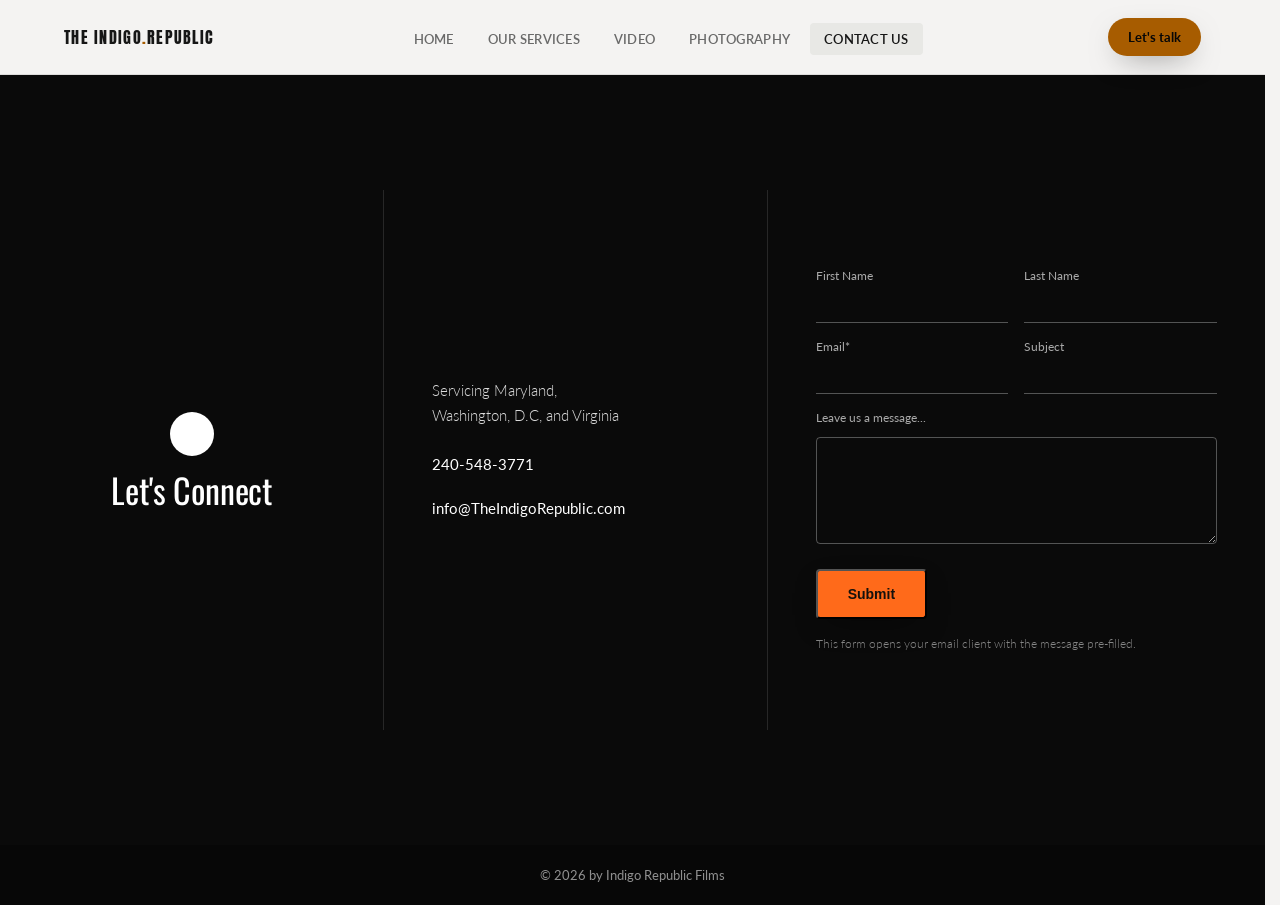
<file: contact.html>
<!DOCTYPE html>
<html lang="en">
<head>
<meta charset="UTF-8">
<meta name="viewport" content="width=device-width, initial-scale=1, viewport-fit=cover">
<title>Contact Us — The Indigo Republic</title>
<meta name="description" content="Get in touch with The Indigo Republic — video production, photography, and post-production, serving Maryland, Washington D.C., and Virginia.">
<link rel="icon" href="data:image/svg+xml,%3Csvg xmlns='http://www.w3.org/2000/svg' viewBox='0 0 100 100'%3E%3Crect width='100' height='100' fill='%230a0a0f'/%3E%3Ctext x='50' y='68' font-size='60' text-anchor='middle' fill='%23ff6a1a' font-family='Arial'%3EI%3C/text%3E%3C/svg%3E">
<link rel="preconnect" href="https://fonts.googleapis.com">
<link rel="preconnect" href="https://fonts.gstatic.com" crossorigin>
<link href="https://fonts.googleapis.com/css2?family=Anton&family=League+Gothic:wght@400;700&family=Oswald:wght@400;500;600;700&family=Lato:ital,wght@0,300;0,400;0,700;1,300&display=swap" rel="stylesheet">
<link rel="stylesheet" href="assets/css/style.css?v=4">
<style>
  .page-footer{padding:22px 0; text-align:center; font-size:13px; color:oklch(1 0 0/55%);}
</style>
</head>
<body>

<header class="site-header">
  <div class="bar">
    <a href="index.html" class="wordmark">The Indigo<span class="dot">.</span>Republic</a>
    <nav>
      <ul class="nav-links">
        <li><a href="index.html">Home</a></li>
        <li><a href="services.html">Our Services</a></li>
        <li><a href="video.html">Video</a></li>
        <li><a href="photography.html">Photography</a></li>
        <li><a href="contact.html" aria-current="page">Contact Us</a></li>
      </ul>
    </nav>
    <a href="contact.html" class="header-cta">Let's talk</a>
    <button class="nav-toggle" aria-label="Toggle menu" aria-expanded="false"><span></span><span></span><span></span></button>
  </div>
</header>

<main>
  <section class="connect">
    <div class="connect-wrap">

      <div class="connect-col connect-title">
        <span class="dot"></span>
        <h1>Let's Connect</h1>
      </div>

      <div class="connect-col connect-info">
        <p>Servicing Maryland,<br>Washington, D.C, and Virginia</p>
        <a href="tel:+12405483771">240-548-3771</a>
        <a href="mailto:info@TheIndigoRepublic.com">info@TheIndigoRepublic.com</a>
      </div>

      <div class="connect-col">
        <form action="mailto:info@TheIndigoRepublic.com" method="post" enctype="text/plain">
          <div class="row-2">
            <div class="field">
              <label for="fname">First Name</label>
              <input id="fname" name="First Name" type="text">
            </div>
            <div class="field">
              <label for="lname">Last Name</label>
              <input id="lname" name="Last Name" type="text">
            </div>
          </div>
          <div class="row-2">
            <div class="field">
              <label for="email">Email*</label>
              <input id="email" name="Email" type="email" required>
            </div>
            <div class="field">
              <label for="subject">Subject</label>
              <input id="subject" name="Subject" type="text">
            </div>
          </div>
          <div class="field">
            <label for="message">Leave us a message...</label>
            <textarea id="message" name="Message" rows="5"></textarea>
          </div>
          <button type="submit" class="btn-wix-orange">Submit</button>
          <p class="note">This form opens your email client with the message pre-filled.</p>
        </form>
      </div>

    </div>
  </section>

  <footer class="page-footer">&copy; <span id="year"></span> by Indigo Republic Films</footer>

</main>

<div id="preview-card"><div class="art"></div><div class="label"></div></div>
<script src="assets/js/main.js"></script>
</body>
</html>
</file>
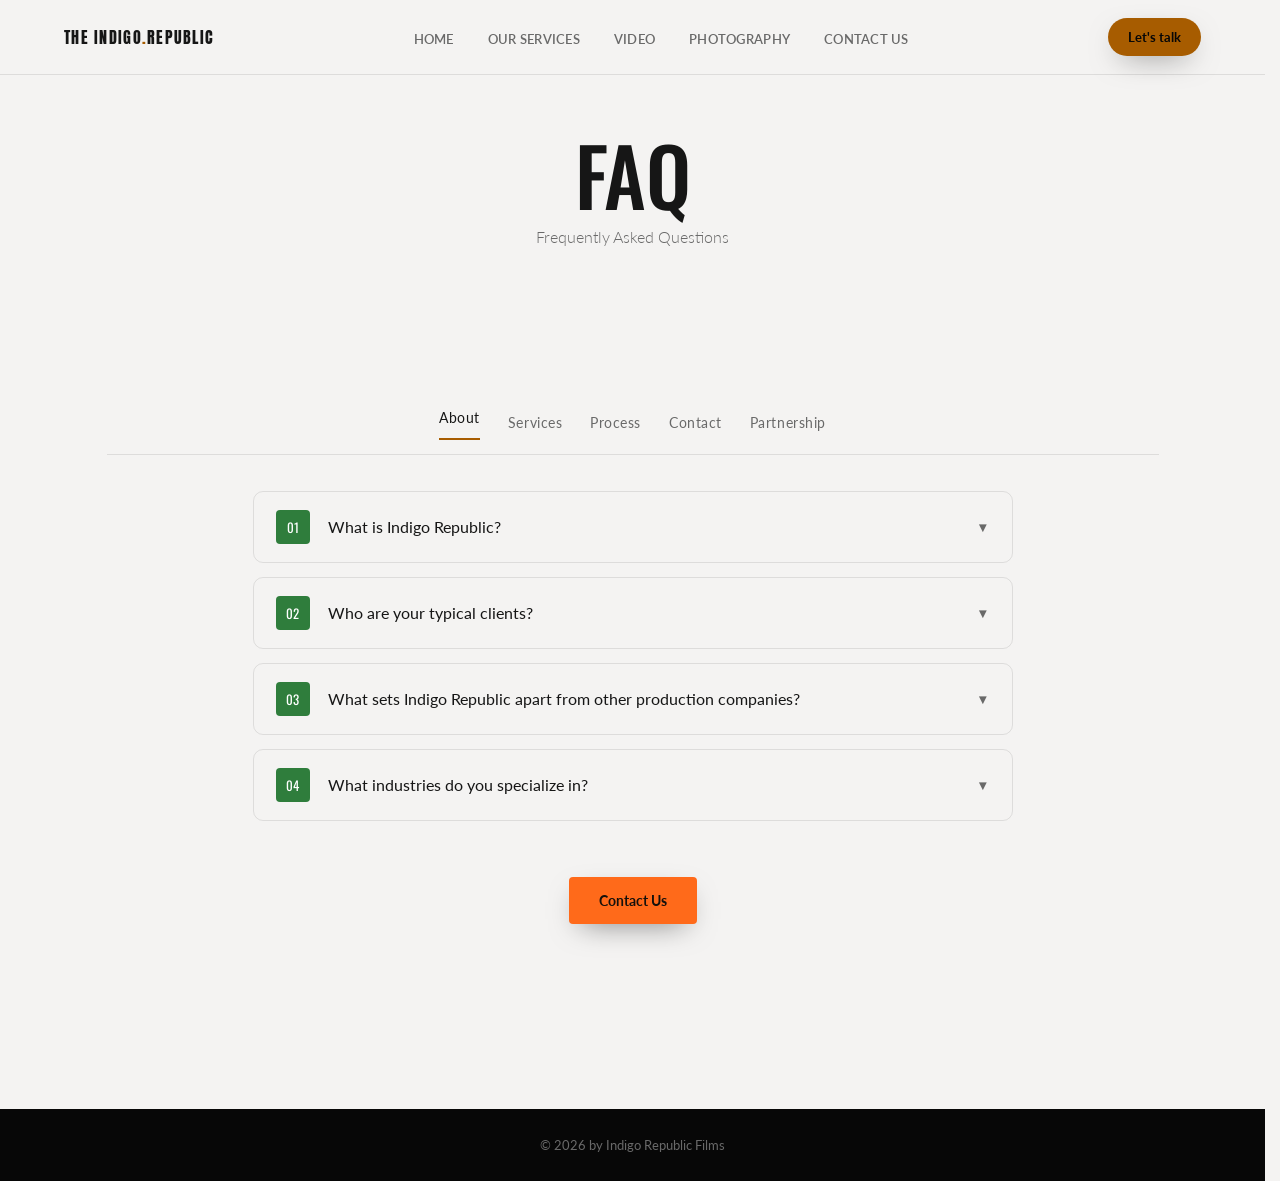
<file: faq.html>
<!DOCTYPE html>
<html lang="en">
<head>
<meta charset="UTF-8">
<meta name="viewport" content="width=device-width, initial-scale=1, viewport-fit=cover">
<title>FAQ — The Indigo Republic</title>
<meta name="description" content="Frequently asked questions about The Indigo Republic.">
<link rel="icon" href="data:image/svg+xml,%3Csvg xmlns='http://www.w3.org/2000/svg' viewBox='0 0 100 100'%3E%3Crect width='100' height='100' fill='%230a0a0f'/%3E%3Ctext x='50' y='68' font-size='60' text-anchor='middle' fill='%23ff6a1a' font-family='Arial'%3EI%3C/text%3E%3C/svg%3E">
<link rel="preconnect" href="https://fonts.googleapis.com">
<link rel="preconnect" href="https://fonts.gstatic.com" crossorigin>
<link href="https://fonts.googleapis.com/css2?family=Anton&family=League+Gothic:wght@400;700&family=Oswald:wght@400;500;600;700&family=Lato:ital,wght@0,300;0,400;0,700;1,300&display=swap" rel="stylesheet">
<link rel="stylesheet" href="assets/css/style.css?v=4">
<style>
  .faq-head{padding:56px 0 8px; text-align:center;}
  .faq-head h1{font-size:clamp(44px,8vw,80px);}
  .faq-head p{color:var(--muted); margin-top:10px;}

  .faq-tabs{display:flex; gap:28px; justify-content:center; flex-wrap:wrap; margin:36px 0 8px; border-bottom:1px solid var(--line); padding-bottom:14px;}
  .faq-tabs button{
    background:none; border:none; font-family:var(--font-body); font-size:13.5px; letter-spacing:.04em;
    color:var(--muted); cursor:pointer; padding:4px 0;
  }
  .faq-tabs button.active{color:var(--ink); border-bottom:2px solid var(--accent); padding-bottom:12px;}

  .faq-list{max-width:760px; margin:36px auto 0; display:none; flex-direction:column; gap:14px;}
  .faq-list.active{display:flex;}
  .faq-item{border:1px solid var(--line); border-radius:var(--radius); overflow:hidden;}
  .faq-q{display:flex; align-items:center; gap:18px; width:100%; background:none; border:none; cursor:pointer; padding:18px 22px; text-align:left; font-family:var(--font-body);}
  .faq-q .n{font-family:var(--font-display); color:#fff; background:#2f7d3c; width:34px; height:34px; border-radius:4px; display:flex; align-items:center; justify-content:center; font-size:13px; flex:none;}
  .faq-q span.label{flex:1; font-size:15.5px; color:var(--ink);}
  .faq-q .chev{transition:transform .25s var(--ease); color:var(--muted); flex:none;}
  .faq-item.open .chev{transform:rotate(180deg);}
  .faq-a{max-height:0; overflow:hidden; transition:max-height .35s var(--ease);}
  .faq-item.open .faq-a{max-height:1200px;}
  .faq-a-inner{padding:0 22px 20px 74px; font-size:14px; line-height:1.75; color:var(--muted); white-space:pre-line;}

  .faq-cta{text-align:center; margin:56px 0 70px;}

  .page-footer{padding:28px 0; text-align:center; font-size:13px; color:var(--muted);}
</style>
</head>
<body>

<header class="site-header">
  <div class="bar">
    <a href="index.html" class="wordmark">The Indigo<span class="dot">.</span>Republic</a>
    <nav>
      <ul class="nav-links">
        <li><a href="index.html">Home</a></li>
        <li><a href="services.html">Our Services</a></li>
        <li><a href="video.html">Video</a></li>
        <li><a href="photography.html">Photography</a></li>
        <li><a href="contact.html">Contact Us</a></li>
      </ul>
    </nav>
    <a href="contact.html" class="header-cta">Let's talk</a>
    <button class="nav-toggle" aria-label="Toggle menu" aria-expanded="false"><span></span><span></span><span></span></button>
  </div>
</header>

<main>

  <section class="section-light faq-head">
    <div class="container">
      <h1>FAQ</h1>
      <p>Frequently Asked Questions</p>
    </div>
  </section>

  <section class="section-light">
    <div class="container">
      <div class="faq-tabs">
        <button class="active" data-tab="about">About</button>
        <button data-tab="services">Services</button>
        <button data-tab="process">Process</button>
        <button data-tab="contact">Contact</button>
        <button data-tab="partnership">Partnership</button>
      </div>

      <!-- ABOUT -->
      <div class="faq-list active" data-panel="about">
        <div class="faq-item">
          <button class="faq-q" type="button"><span class="n">01</span><span class="label">What is Indigo Republic?</span><span class="chev">&#9660;</span></button>
          <div class="faq-a"><div class="faq-a-inner">Indigo Republic is an award-winning video production studio that creates cinematic content for brands, agencies, and creators. We specialize in commercials, branded storytelling, documentaries, music visuals, and narrative film&mdash;blending high-end aesthetics with strategic messaging.</div></div>
        </div>
        <div class="faq-item">
          <button class="faq-q" type="button"><span class="n">02</span><span class="label">Who are your typical clients?</span><span class="chev">&#9660;</span></button>
          <div class="faq-a"><div class="faq-a-inner">Our clients range from national brands and creative agencies to independent artists, nonprofit organizations, and educational institutions. We work with anyone who values cinematic storytelling and wants to elevate their visual impact.</div></div>
        </div>
        <div class="faq-item">
          <button class="faq-q" type="button"><span class="n">03</span><span class="label">What sets Indigo Republic apart from other production companies?</span><span class="chev">&#9660;</span></button>
          <div class="faq-a"><div class="faq-a-inner">Indigo Republic combines award-level storytelling, production infrastructure, and music industry expertise to deliver projects that are both creatively rich and operationally sound.

Award-Level Experience: Our team has contributed to projects honored by the Grammys, Telly Awards, and recognized by major film festivals. We also work closely with collaborators whose credits include Emmy-winning productions, giving our clients access to elevated creative and technical talent.

Multi-Platform Production Strategy: We develop content specifically for its platform&mdash;whether it's YouTube, broadcast, Instagram, streaming, or live events&mdash;ensuring every project meets the unique needs of its audience and format.

Robust Contractor Network: We maintain a national network of trusted contractors&mdash;from cinematographers and editors to drone operators and live stream technicians. This allows us to staff projects of any scale, anywhere in the U.S., with consistency and quality.

Rooted in Music + Creative Consulting: With a background in music video direction, major label consulting, and artist campaign development, we've helped shape content strategies for emerging artists, booked international press tours, and built visual brands for independent and mainstream acts alike.

Storytelling with Cultural Purpose: We specialize in narrative-driven, socially conscious content. Whether for nonprofits, artists, or brand campaigns, our focus is on underrepresented stories and work that drives impact.

Our approach blends the flexibility of an independent studio with the production standards and industry access of a larger firm&mdash;built for teams who want both creativity and execution.</div></div>
        </div>
        <div class="faq-item">
          <button class="faq-q" type="button"><span class="n">04</span><span class="label">What industries do you specialize in?</span><span class="chev">&#9660;</span></button>
          <div class="faq-a"><div class="faq-a-inner">While we serve a broad range of industries, our strongest impact and strategic value are found in:

Corporate, B2B, and Trade Shows &mdash; producing internal training content, executive interviews, branded case studies, and multi-day convention or expo coverage, including livestreaming and post-event recaps

Luxury Events &amp; Weddings &mdash; offering cinematic documentation and creative direction for high-profile personal or branded experiences

Nonprofit &amp; Advocacy Storytelling &mdash; creating grant-ready, donor-engaging video narratives that elevate causes and impact reports

Youth &amp; Education Media &mdash; building trust-driven content that supports curriculum design, outreach initiatives, and educational programs

Fashion &amp; Lifestyle &mdash; delivering high-production visuals that boost brand identity across e-commerce, influencer partnerships, and editorial

Food &amp; Beverage &mdash; crafting digital-first content that drives appetite appeal, product storytelling, and customer engagement

Music &amp; Performing Arts &mdash; developing campaign visuals, music videos, and branded content for artists, labels, and live performances

We combine artistic storytelling with strategic production planning&mdash;making us a powerful creative partner for businesses, agencies, events, and mission-driven organizations alike.</div></div>
        </div>
      </div>

      <!-- SERVICES -->
      <div class="faq-list" data-panel="services">
        <div class="faq-item">
          <button class="faq-q" type="button"><span class="n">01</span><span class="label">What services do you offer?</span><span class="chev">&#9660;</span></button>
          <div class="faq-a"><div class="faq-a-inner">We provide full-service video production, including:

Wedding and Event Photography and Videography
Headshot and Brand Photography
Commercial Production
Documentary Production
Concept development &amp; scripting
Casting, location scouting &amp; crew staffing
Cinematography &amp; directing
Post-production (editing, color grading, sound design)
Animation &amp; motion graphics
Social media content &amp; campaign strategy
Studio rentals &amp; branded content consulting</div></div>
        </div>
        <div class="faq-item">
          <button class="faq-q" type="button"><span class="n">02</span><span class="label">Do you offer video production for weddings?</span><span class="chev">&#9660;</span></button>
          <div class="faq-a"><div class="faq-a-inner">Yes! Through Indigo Republic Weddings, we bring our cinematic approach to love stories. We capture weddings, elopements, and celebrations with the same creative excellence as our commercial work&mdash;without the inflated price tag of luxury wedding vendors.</div></div>
        </div>
        <div class="faq-item">
          <button class="faq-q" type="button"><span class="n">03</span><span class="label">Can you create content without filming, using AI or stock?</span><span class="chev">&#9660;</span></button>
          <div class="faq-a"><div class="faq-a-inner">Yes. We create high-quality "faceless" and hybrid content through a thoughtful, artist-led process that blends AI with intentional design. Our internal team brings a fine arts background, allowing us to guide these tools with a creative eye and narrative clarity.

Our approach includes:
Curated stock footage + AI voiceovers
Text-to-video storytelling
AI-assisted editing workflows
Custom motion graphics and explainer animations

Because we understand prompt engineering as a creative craft, we're able to direct AI tools in ways that reflect your brand's tone and story&mdash;not just automate output.

This is an ideal solution for projects with tight timelines, remote production needs, or budget-conscious campaigns where quality still matters.</div></div>
        </div>
        <div class="faq-item">
          <button class="faq-q" type="button"><span class="n">04</span><span class="label">Where is Indigo Republic based? Do you travel?</span><span class="chev">&#9660;</span></button>
          <div class="faq-a"><div class="faq-a-inner">We're based in Maryland, servicing the DC, Maryland, and Virginia region, with proven production experience in Georgia, Florida, Texas, and Los Angeles. Our nationwide crew network allows us to scale efficiently for both local and destination shoots. We're also available for travel across the U.S. and internationally, with flexible, mobile-ready production capabilities.</div></div>
        </div>
        <div class="faq-item">
          <button class="faq-q" type="button"><span class="n">05</span><span class="label">Do you offer consulting or creative direction for brands?</span><span class="chev">&#9660;</span></button>
          <div class="faq-a"><div class="faq-a-inner">Yes. In addition to production, we offer creative and strategic consulting grounded in real-world experience across media, music, and storytelling. Our consulting is included free with all retainer agreements, or available as a standalone service starting at $50&ndash;$150 per session, depending on the topic.

We consult in areas such as:
Campaign and brand storytelling strategy
Storyboarding, scripting, and creative development
Content audits and performance-based direction
YouTube, TikTok, and multi-platform launch planning
Artist branding and visual identity
Music video production and creative alignment
Media prep, pitch deck development, and press strategy
Nonprofit and social impact content campaigns
AI workflows and automation solutions for creatives and businesses
Licensing, permitting, and business setup for creative production
Corporate training programs and educational content design

With a background in major label consulting, international press tours, and tour media, we bring a grounded, creative perspective to every session&mdash;tailored to your goals and your audience.

Contact us through the form or email us directly at info@theindigorepublic.com to get started.</div></div>
        </div>
        <div class="faq-item">
          <button class="faq-q" type="button"><span class="n">06</span><span class="label">Do you offer retainer packages or ongoing content creation?</span><span class="chev">&#9660;</span></button>
          <div class="faq-a"><div class="faq-a-inner">Yes! We offer flexible monthly and quarterly retainers for brands, influencers, and agencies that need consistent, high-quality content across platforms.

Our retainer packages are ideal for social-first campaigns, fast-moving brands, or organizations that want to build momentum over time&mdash;without starting from scratch each month. Depending on your goals, retainers can include:

Regularly scheduled video shoots (on-location or remote-directed)
Batch content planning sessions to align messaging and visuals across formats
Editing and delivery tailored for multiple platforms (Instagram, TikTok, YouTube, etc.)
Creative direction and scripting to support campaigns or product launches
AI-enhanced content workflows for faster editing, voiceovers, and motion graphics
Process automation using platforms like Make.com to streamline asset delivery, content scheduling, and approval workflows
Analytics review and content performance audits to guide future shoots
Ongoing consulting on trends, brand voice, and platform strategies
Optional add-ons: graphic design, livestream setup, branded templates, or short-form AI-assisted content

Each retainer is customized to fit your timeline, volume needs, and budget. Whether you're building an audience, supporting a product launch, or managing an evolving brand presence, we help you stay consistent, creative, and systematized.

Ready to build a system that grows with you? Contact us through the form or email info@theindigorepublic.com to get started.</div></div>
        </div>
        <div class="faq-item">
          <button class="faq-q" type="button"><span class="n">07</span><span class="label">Do you offer training, workshops, or brand consultations?</span><span class="chev">&#9660;</span></button>
          <div class="faq-a"><div class="faq-a-inner">We love teaching! We offer:

Content Strategy Bootcamps for startups and nonprofits
DIY Video Workshops for teams looking to improve in-house production
Creative Direction Intensives for agencies and creators

These sessions are tailored, hands-on, and can be delivered virtually or in-person.</div></div>
        </div>
        <div class="faq-item">
          <button class="faq-q" type="button"><span class="n">08</span><span class="label">Do you offer behind-the-scenes or docu-style brand storytelling?</span><span class="chev">&#9660;</span></button>
          <div class="faq-a"><div class="faq-a-inner">Absolutely. We specialize in authentic, narrative-driven brand films. If you want to tell your origin story, showcase team culture, or document a mission-driven initiative, we'll help you do it with cinematic clarity and emotional impact.</div></div>
        </div>
        <div class="faq-item">
          <button class="faq-q" type="button"><span class="n">09</span><span class="label">Can you help with podcast production or short-form audio content?</span><span class="chev">&#9660;</span></button>
          <div class="faq-a"><div class="faq-a-inner">Yes&mdash;we offer audio capture, editing, and branded sound design for podcasts, interviews, and web shows. We can also produce faceless reels with audio-forward storytelling.</div></div>
        </div>
        <div class="faq-item">
          <button class="faq-q" type="button"><span class="n">10</span><span class="label">Can you help with casting talent or finding voiceover artists?</span><span class="chev">&#9660;</span></button>
          <div class="faq-a"><div class="faq-a-inner">Yes. We handle casting for on-camera talent, voiceovers, and background extras through our network of actors, artists, and voice professionals. We also offer inclusive casting services, ensuring your brand reflects real-world diversity.</div></div>
        </div>
        <div class="faq-item">
          <button class="faq-q" type="button"><span class="n">11</span><span class="label">Do you offer drone video services?</span><span class="chev">&#9660;</span></button>
          <div class="faq-a"><div class="faq-a-inner">Yes, we have licensed drone operators who can capture cinematic aerial shots for real estate, events, travel campaigns, and commercial productions. Drone footage adds a dynamic layer of production value.</div></div>
        </div>
        <div class="faq-item">
          <button class="faq-q" type="button"><span class="n">12</span><span class="label">Can you build a visual brand identity with video and design?</span><span class="chev">&#9660;</span></button>
          <div class="faq-a"><div class="faq-a-inner">Yes! We help develop visual storytelling packages including video branding, motion graphics, logo animations, color palettes, and typography direction. Ideal for emerging brands or rebrands looking for consistency across media.</div></div>
        </div>
        <div class="faq-item">
          <button class="faq-q" type="button"><span class="n">13</span><span class="label">Can you help manage my YouTube or social media channels?</span><span class="chev">&#9660;</span></button>
          <div class="faq-a"><div class="faq-a-inner">Absolutely. We offer end-to-end content management services tailored for creators, brands, and agencies who want to stay focused on growth, visibility, and creativity&mdash;while we handle the technical and strategic backend.

Our channel management services can include:
Upload scheduling and platform optimization (YouTube, TikTok, Instagram, etc.)
Custom thumbnail design and title strategy to boost click-through rates
Channel audits to assess performance, engagement, and alignment with goals
Content tagging, SEO keywords, and playlist curation
Basic to advanced analytics reporting with actionable insights
Content repurposing and post automation across platforms
Creative testing of formats, thumbnails, and captions for performance growth
Light community management (comment moderation, viewer interaction strategy)

This is perfect for brands and creators who want consistency and polish, but don't have the bandwidth to manage the daily grind of uploads, engagement, and optimization. Whether you're launching a new channel or scaling an existing one, our team ensures everything runs smoothly behind the scenes&mdash;while your content stays front and center.</div></div>
        </div>
        <div class="faq-item">
          <button class="faq-q" type="button"><span class="n">14</span><span class="label">Do you offer same-day or rush delivery?</span><span class="chev">&#9660;</span></button>
          <div class="faq-a"><div class="faq-a-inner">We understand some projects have tight turnarounds. We offer rush delivery options depending on crew availability and scope. Additional fees may apply, but we'll always be transparent and flexible.</div></div>
        </div>
      </div>

      <!-- PROCESS -->
      <div class="faq-list" data-panel="process">
        <div class="faq-item">
          <button class="faq-q" type="button"><span class="n">01</span><span class="label">What is your process for starting a project?</span><span class="chev">&#9660;</span></button>
          <div class="faq-a"><div class="faq-a-inner">Discovery Call &ndash; We discuss your goals, audience, and vision.
Proposal &amp; Timeline &ndash; You receive a custom plan with scope, deliverables, and cost.
Pre-Production &ndash; We handle casting, logistics, and scheduling.
Production &amp; Post &ndash; We film and edit your content with ongoing feedback.
Delivery &amp; Optimization &ndash; You receive finalized assets, formatted for each platform.</div></div>
        </div>
        <div class="faq-item">
          <button class="faq-q" type="button"><span class="n">02</span><span class="label">How much does a typical video project cost?</span><span class="chev">&#9660;</span></button>
          <div class="faq-a"><div class="faq-a-inner">Project costs vary depending on scope, style, and complexity. We work with a wide range of budgets&mdash;from lean social media content to multi-day commercial shoots. Custom quotes are provided after your discovery session.</div></div>
        </div>
        <div class="faq-item">
          <button class="faq-q" type="button"><span class="n">03</span><span class="label">Can I license or repurpose my video content later?</span><span class="chev">&#9660;</span></button>
          <div class="faq-a"><div class="faq-a-inner">Absolutely. We structure all our projects to ensure you have the usage rights you need. You can repurpose footage for ads, social clips, behind-the-scenes reels, or future edits. We also offer clip library organization so your team can reuse assets efficiently.</div></div>
        </div>
        <div class="faq-item">
          <button class="faq-q" type="button"><span class="n">04</span><span class="label">Can you help me plan a full campaign, not just one video?</span><span class="chev">&#9660;</span></button>
          <div class="faq-a"><div class="faq-a-inner">Yes. Our team has experience with full campaign builds&mdash;from concept to rollout. We can handle content strategy, platform planning, video sequences, and creative asset bundles. This is especially helpful for product launches, tours, and fundraising campaigns.</div></div>
        </div>
        <div class="faq-item">
          <button class="faq-q" type="button"><span class="n">05</span><span class="label">Can you collaborate with my in-house marketing or creative team?</span><span class="chev">&#9660;</span></button>
          <div class="faq-a"><div class="faq-a-inner">Absolutely. We frequently partner with in-house teams, ad agencies, and freelancers. We can integrate into existing workflows or lead full production&mdash;whatever supports your goals best.</div></div>
        </div>
      </div>

      <!-- CONTACT -->
      <div class="faq-list" data-panel="contact">
        <div class="faq-item">
          <button class="faq-q" type="button"><span class="n">01</span><span class="label">How do I book a project or consultation?</span><span class="chev">&#9660;</span></button>
          <div class="faq-a"><div class="faq-a-inner">Use our contact form, or email us directly at info@theindigorepublic.com. We typically respond within 24 hours and offer complimentary 15-minute discovery calls for new clients.</div></div>
        </div>
      </div>

      <!-- PARTNERSHIP -->
      <div class="faq-list" data-panel="partnership">
        <div class="faq-item">
          <button class="faq-q" type="button"><span class="n">01</span><span class="label">Can I license Indigo Republic content or partner on creative projects?</span><span class="chev">&#9660;</span></button>
          <div class="faq-a"><div class="faq-a-inner">We're open to co-creative partnerships, experimental media projects, and collaborative campaigns that align with our mission. If you're a nonprofit, artist, or platform with a big vision, let's talk.

Email us at Support@theindigorepublic.com, subject line "Partnerships."</div></div>
        </div>
        <div class="faq-item">
          <button class="faq-q" type="button"><span class="n">02</span><span class="label">&#129309; What kinds of partnerships do you consider?</span><span class="chev">&#9660;</span></button>
          <div class="faq-a"><div class="faq-a-inner">We welcome strategic and creative partnerships that align with our values and visual expertise. Based on our past and current work, here are ways we can collaborate:

Documentary Collaborations &mdash; Partnering on development, co-direction, or visual treatment for mission-driven or cultural storytelling
AI-Enhanced Creative Projects &mdash; Working with technologists, artists, or brands on experiments in synthetic media, animation, or new storytelling workflows
Nonprofit + Cause Campaigns &mdash; Content production or storytelling consulting for advocacy organizations, grant-funded initiatives, or impact reports
Music &amp; Performance Projects &mdash; Visual direction, live show visuals, or music video co-productions with independent or label-backed artists
Exhibition or Festival Installations &mdash; Producing branded or immersive content for physical spaces or event showcases
Education &amp; Workforce Development &mdash; Contributing media components, curriculum-aligned videos, or hands-on instruction to creative youth or adult training programs
Cultural &amp; Community Content Labs &mdash; Co-producing short-form or experimental video content with community organizations or creative incubators
Platform Partnerships &mdash; Providing branded visual content for digital publishers, arts platforms, or educational tools

If you're building something that intersects with storytelling, technology, or social impact, we'd love to explore how our team can contribute visually or structurally.

Let's talk: Support@theindigorepublic.com</div></div>
        </div>
      </div>

      <div class="faq-cta">
        <a href="contact.html" class="btn-wix-orange">Contact Us</a>
      </div>
    </div>
  </section>

  <footer class="page-footer">&copy; <span id="year"></span> by Indigo Republic Films</footer>

</main>

<div id="preview-card"><div class="art"></div><div class="label"></div></div>
<script src="assets/js/main.js"></script>
<script>
  document.querySelectorAll('.faq-q').forEach(function(btn){
    btn.addEventListener('click', function(){
      btn.parentElement.classList.toggle('open');
    });
  });
  document.querySelectorAll('.faq-tabs button').forEach(function(btn){
    btn.addEventListener('click', function(){
      document.querySelectorAll('.faq-tabs button').forEach(function(b){ b.classList.remove('active'); });
      document.querySelectorAll('.faq-list').forEach(function(p){ p.classList.remove('active'); });
      btn.classList.add('active');
      document.querySelector('.faq-list[data-panel="' + btn.dataset.tab + '"]').classList.add('active');
    });
  });
</script>
</body>
</html>
</file>
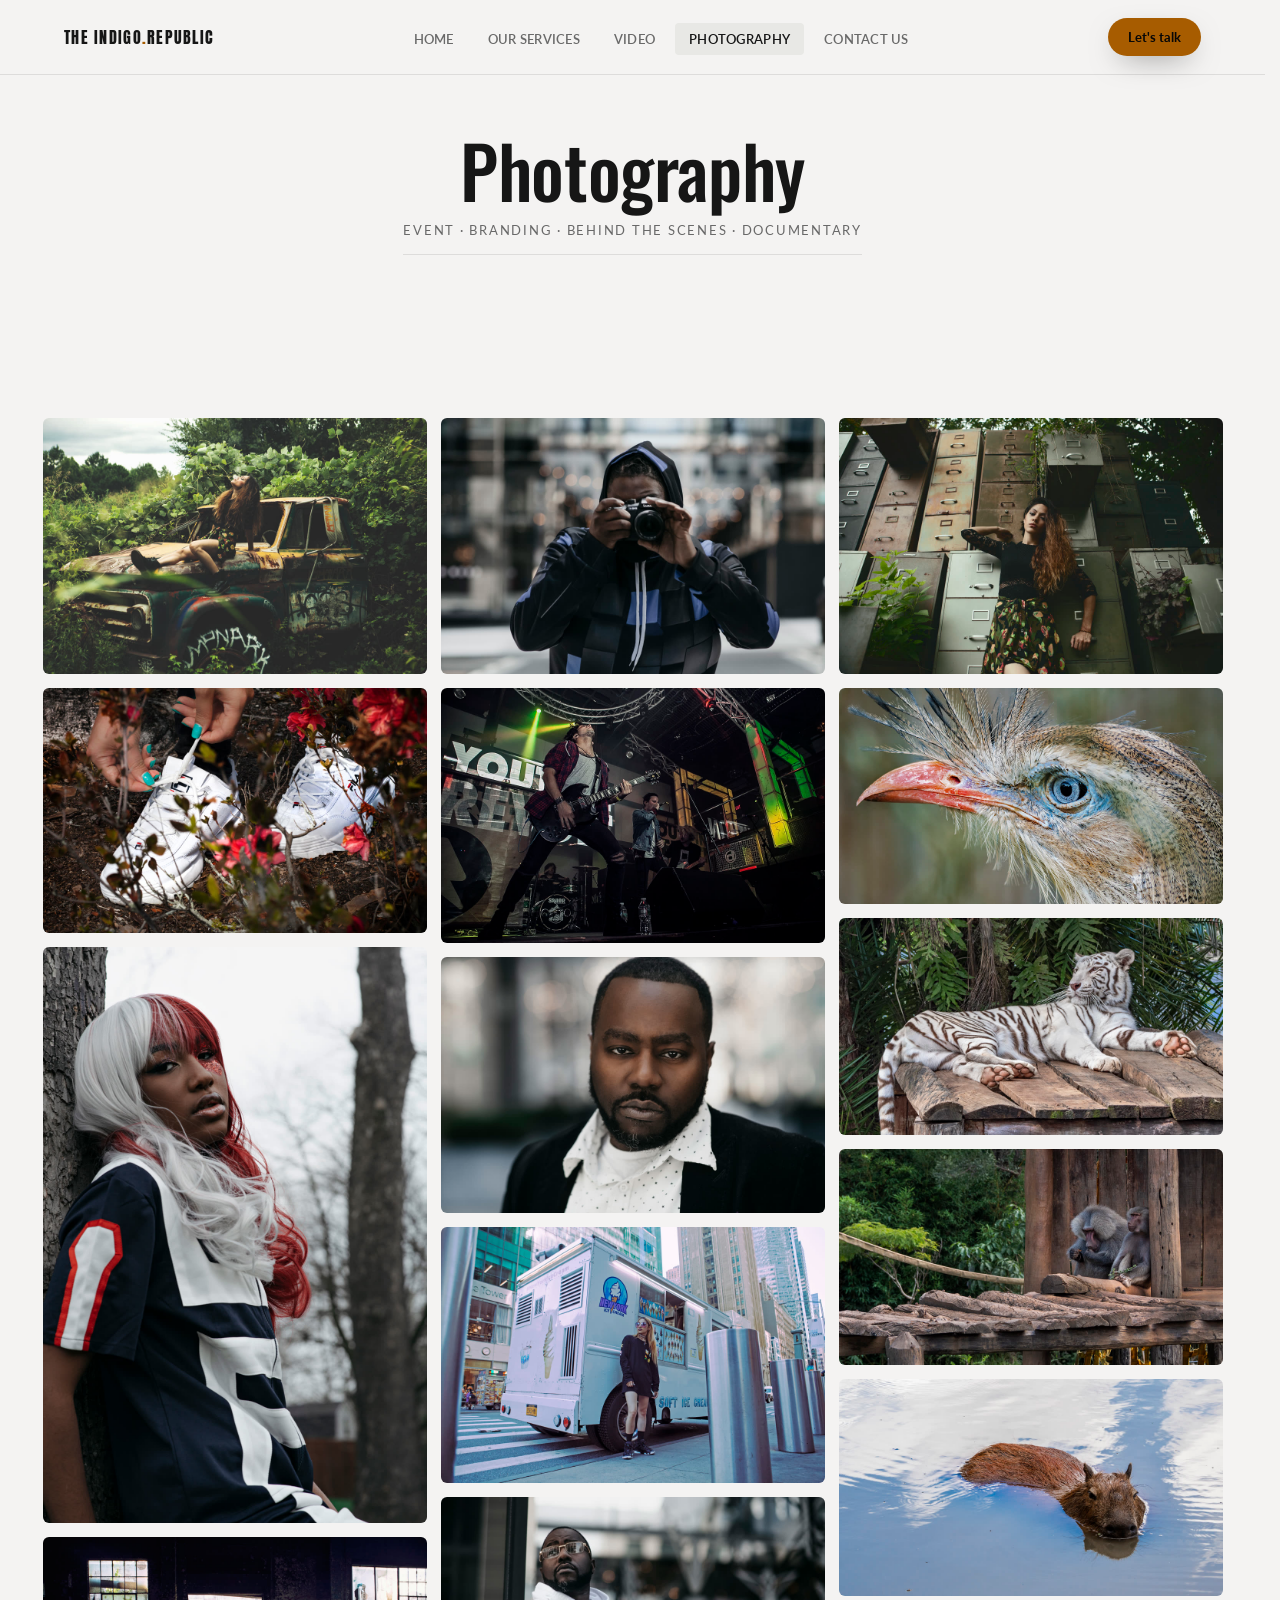
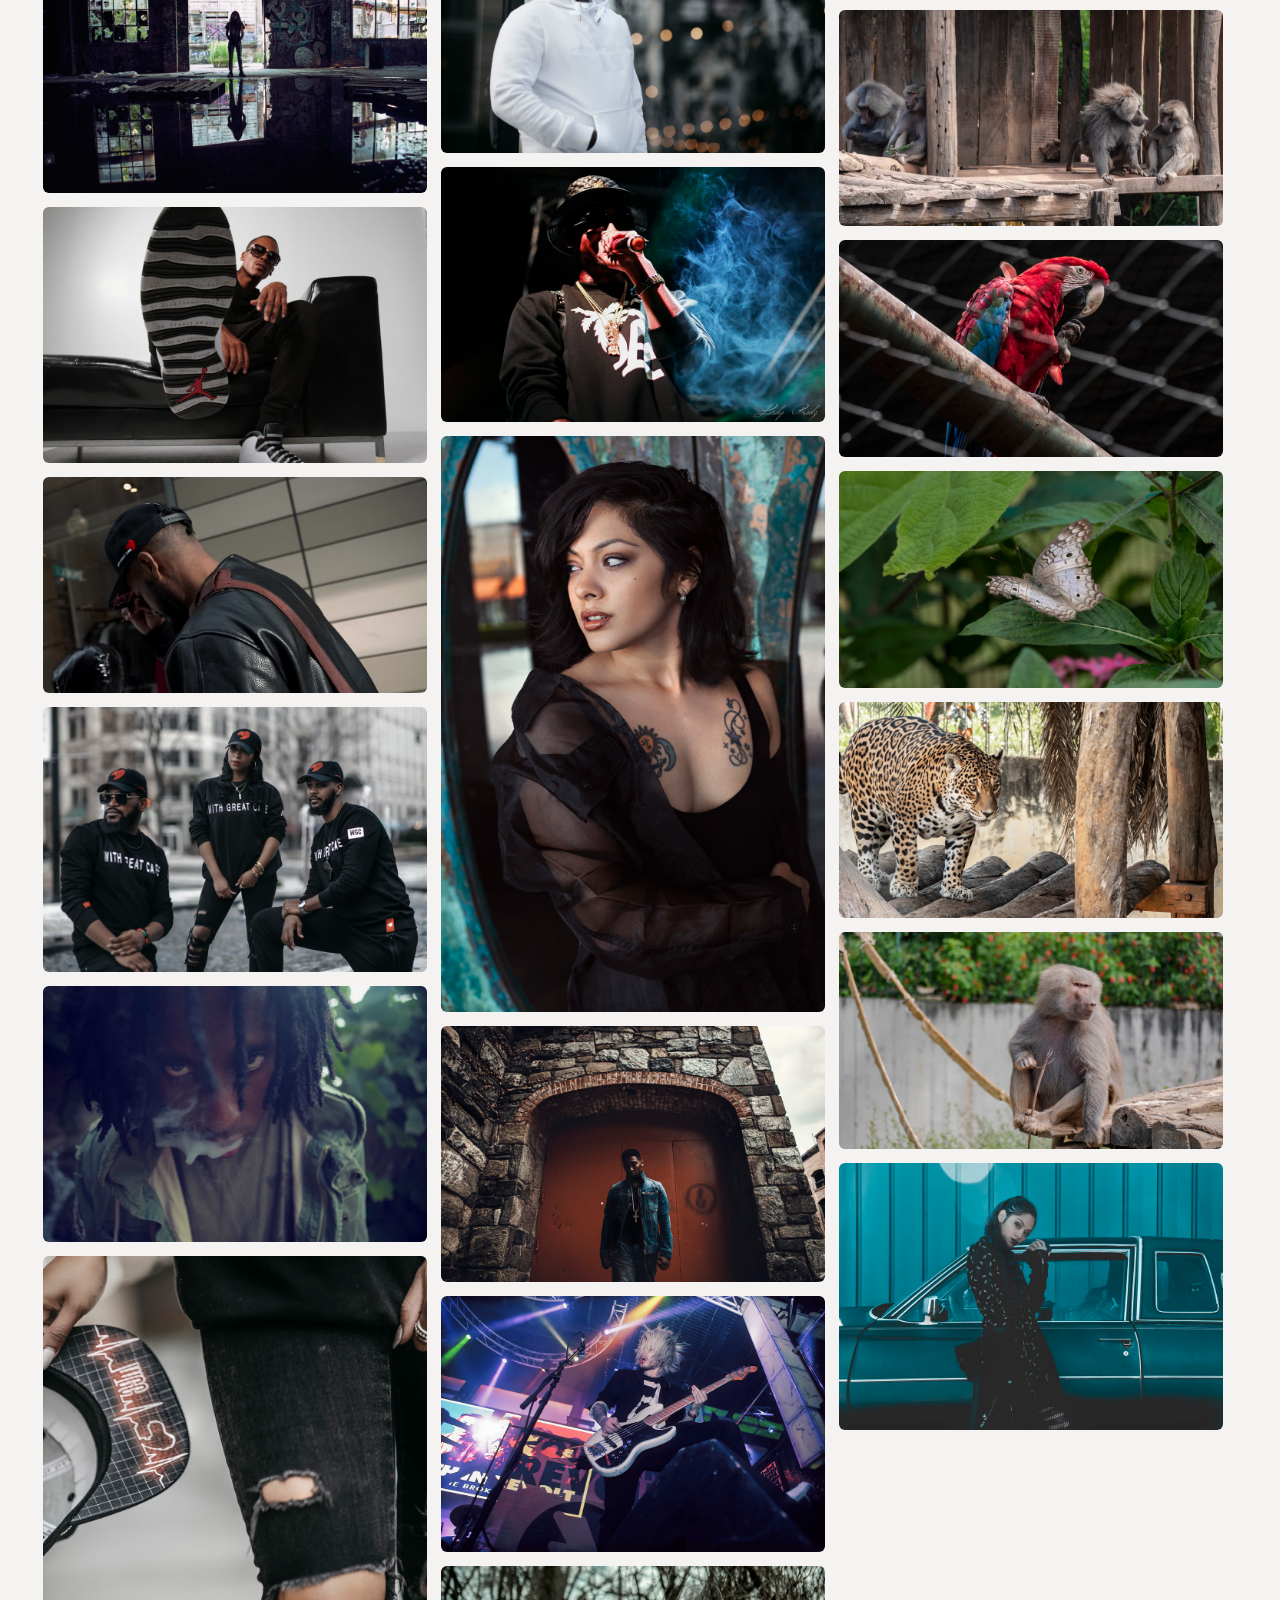
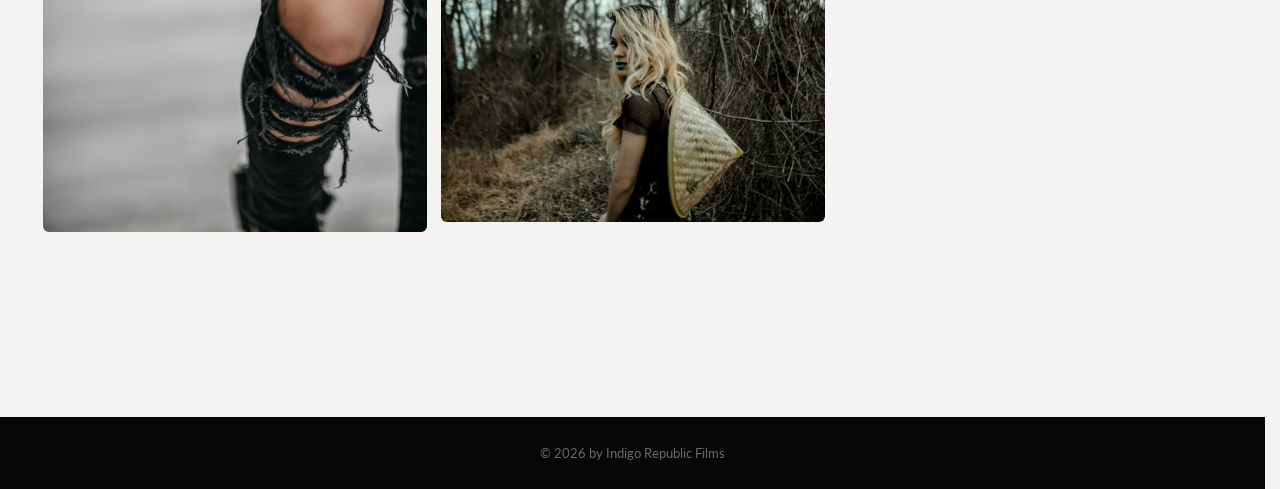
<file: photography.html>
<!DOCTYPE html>
<html lang="en">
<head>
<meta charset="UTF-8">
<meta name="viewport" content="width=device-width, initial-scale=1, viewport-fit=cover">
<title>Photography — The Indigo Republic</title>
<meta name="description" content="Event, branding, behind-the-scenes, and documentary photography from The Indigo Republic.">
<link rel="icon" href="data:image/svg+xml,%3Csvg xmlns='http://www.w3.org/2000/svg' viewBox='0 0 100 100'%3E%3Crect width='100' height='100' fill='%230a0a0f'/%3E%3Ctext x='50' y='68' font-size='60' text-anchor='middle' fill='%23ff6a1a' font-family='Arial'%3EI%3C/text%3E%3C/svg%3E">
<link rel="preconnect" href="https://fonts.googleapis.com">
<link rel="preconnect" href="https://fonts.gstatic.com" crossorigin>
<link href="https://fonts.googleapis.com/css2?family=Anton&family=League+Gothic:wght@400;700&family=Oswald:wght@400;500;600;700&family=Lato:ital,wght@0,300;0,400;0,700;1,300&display=swap" rel="stylesheet">
<link rel="stylesheet" href="assets/css/style.css?v=4">
<style>
  .photo-head{padding:56px 0 8px; text-align:center;}
  .photo-head h1{font-size:clamp(40px,7vw,72px);}
  .photo-head .tags{margin-top:14px; font-size:12.5px; letter-spacing:.14em; text-transform:uppercase; color:var(--muted); display:inline-block; border-bottom:1px solid var(--line); padding-bottom:16px;}

  .photo-masonry{
    column-count:3; column-gap:14px; padding:40px 0 70px;
  }
  @media (max-width:860px){ .photo-masonry{column-count:2;} }
  @media (max-width:520px){ .photo-masonry{column-count:1;} }
  .photo-masonry figure{margin:0 0 14px; break-inside:avoid; border-radius:6px; overflow:hidden; background:var(--bg-soft);}
  .photo-masonry img{width:100%; display:block; transition:transform .4s var(--ease);}
  .photo-masonry figure:hover img{transform:scale(1.03);}

  .page-footer{padding:28px 0; text-align:center; font-size:13px; color:var(--muted);}
</style>
</head>
<body>

<header class="site-header">
  <div class="bar">
    <a href="index.html" class="wordmark">The Indigo<span class="dot">.</span>Republic</a>
    <nav>
      <ul class="nav-links">
        <li><a href="index.html">Home</a></li>
        <li><a href="services.html">Our Services</a></li>
        <li><a href="video.html">Video</a></li>
        <li><a href="photography.html" aria-current="page">Photography</a></li>
        <li><a href="contact.html">Contact Us</a></li>
      </ul>
    </nav>
    <a href="contact.html" class="header-cta">Let's talk</a>
    <button class="nav-toggle" aria-label="Toggle menu" aria-expanded="false"><span></span><span></span><span></span></button>
  </div>
</header>

<main>

  <section class="section-light photo-head">
    <div class="container">
      <h1>Photography</h1>
      <span class="tags">Event &middot; Branding &middot; Behind the Scenes &middot; Documentary</span>
    </div>
  </section>

  <section class="section-light">
    <div class="container photo-masonry">
      <figure><img src="assets/images/photography/photo-01.jpg" alt="" loading="lazy"></figure>
      <figure><img src="assets/images/photography/photo-02.jpg" alt="" loading="lazy"></figure>
      <figure><img src="assets/images/photography/photo-03.jpg" alt="" loading="lazy"></figure>
      <figure><img src="assets/images/photography/photo-04.jpg" alt="" loading="lazy"></figure>
      <figure><img src="assets/images/photography/photo-05.jpg" alt="" loading="lazy"></figure>
      <figure><img src="assets/images/photography/photo-06.jpg" alt="" loading="lazy"></figure>
      <figure><img src="assets/images/photography/photo-07.jpg" alt="" loading="lazy"></figure>
      <figure><img src="assets/images/photography/photo-08.jpg" alt="" loading="lazy"></figure>
      <figure><img src="assets/images/photography/photo-09.jpg" alt="" loading="lazy"></figure>
      <figure><img src="assets/images/photography/photo-10.jpg" alt="" loading="lazy"></figure>
      <figure><img src="assets/images/photography/photo-11.jpg" alt="" loading="lazy"></figure>
      <figure><img src="assets/images/photography/photo-12.jpg" alt="" loading="lazy"></figure>
      <figure><img src="assets/images/photography/photo-13.jpg" alt="" loading="lazy"></figure>
      <figure><img src="assets/images/photography/photo-14.jpg" alt="" loading="lazy"></figure>
      <figure><img src="assets/images/photography/photo-15.jpg" alt="" loading="lazy"></figure>
      <figure><img src="assets/images/photography/photo-16.jpg" alt="" loading="lazy"></figure>
      <figure><img src="assets/images/photography/photo-17.jpg" alt="" loading="lazy"></figure>
      <figure><img src="assets/images/photography/photo-18.jpg" alt="" loading="lazy"></figure>
      <figure><img src="assets/images/photography/photo-19.jpg" alt="" loading="lazy"></figure>
      <figure><img src="assets/images/photography/photo-20.jpg" alt="" loading="lazy"></figure>
      <figure><img src="assets/images/photography/photo-21.jpg" alt="" loading="lazy"></figure>
      <figure><img src="assets/images/photography/photo-22.jpg" alt="" loading="lazy"></figure>
      <figure><img src="assets/images/photography/photo-23.jpg" alt="" loading="lazy"></figure>
      <figure><img src="assets/images/photography/photo-24.jpg" alt="" loading="lazy"></figure>
      <figure><img src="assets/images/photography/photo-25.jpg" alt="" loading="lazy"></figure>
      <figure><img src="assets/images/photography/photo-26.jpg" alt="" loading="lazy"></figure>
      <figure><img src="assets/images/photography/photo-27.jpg" alt="" loading="lazy"></figure>
      <figure><img src="assets/images/photography/photo-28.jpg" alt="" loading="lazy"></figure>
      <figure><img src="assets/images/photography/photo-29.jpg" alt="" loading="lazy"></figure>
      <figure><img src="assets/images/photography/photo-30.jpg" alt="" loading="lazy"></figure>
    </div>
  </section>

  <footer class="page-footer">&copy; <span id="year"></span> by Indigo Republic Films</footer>

</main>

<div id="preview-card"><div class="art"></div><div class="label"></div></div>
<script src="assets/js/main.js"></script>
</body>
</html>
</file>
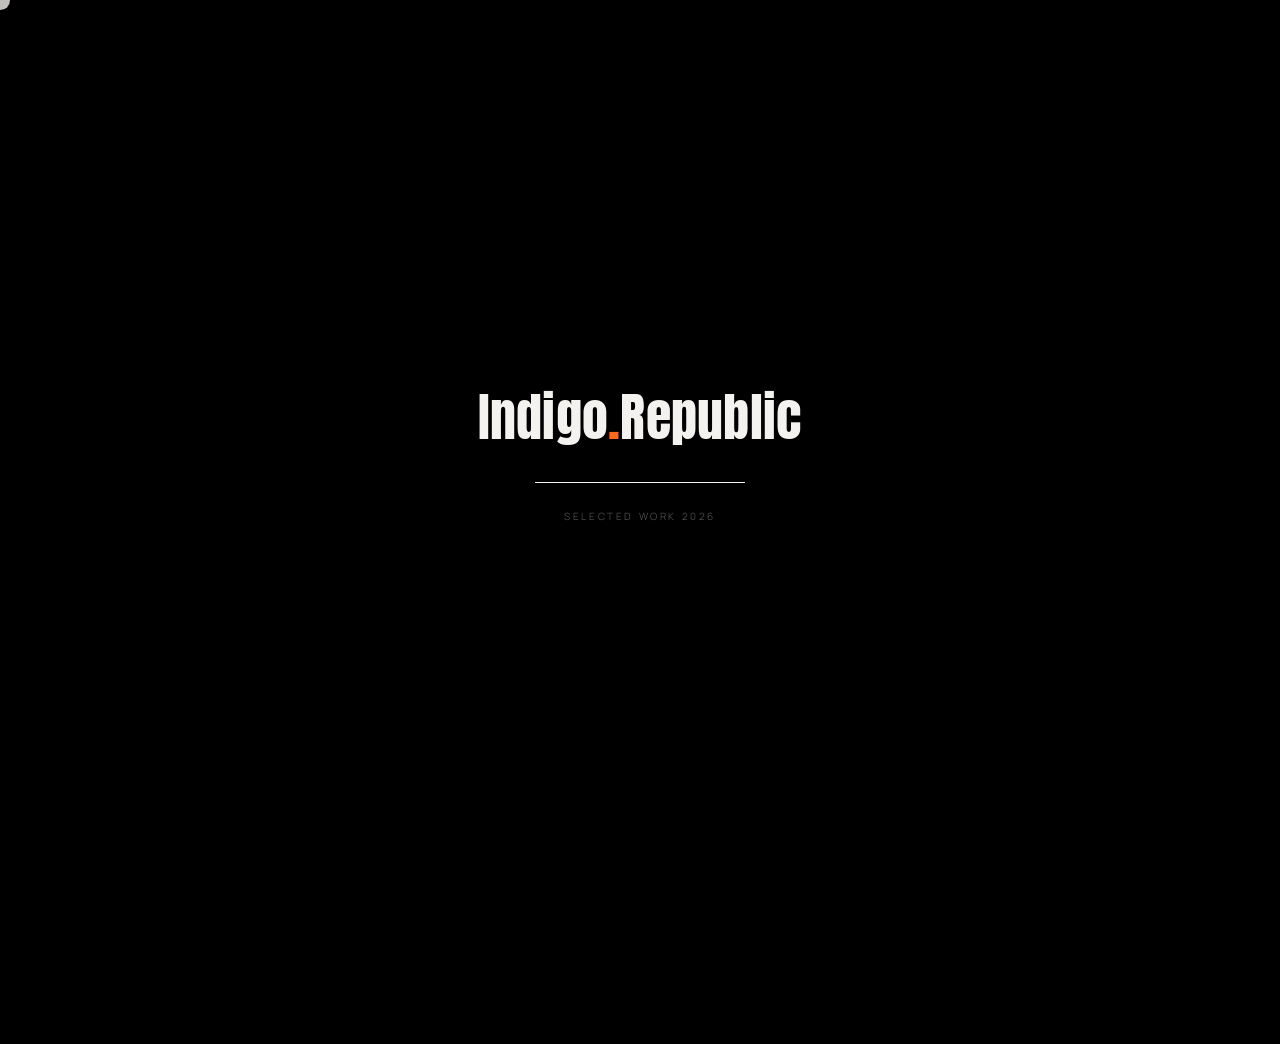
<file: portfolio.html>
<!DOCTYPE html>
<html lang="en">
<head>
<meta charset="UTF-8">
<title>The Indigo Republic — Selected Work</title>
<meta name="description" content="Selected production, photography, and post work from The Indigo Republic. Drag to rotate, scroll to move in.">
<meta name="viewport" content="width=device-width, initial-scale=1, viewport-fit=cover">
<link rel="preconnect" href="https://fonts.googleapis.com">
<link rel="preconnect" href="https://fonts.gstatic.com" crossorigin>
<link href="https://fonts.googleapis.com/css2?family=Anton&family=Manrope:wght@300;400;500;600;700&display=swap" rel="stylesheet">
<style>
  :root{
    --bg:#000;
    --ink:#f4f2ef;
    --dim:#8c8783;
    --accent:#ff6a1a;
    --accent-2:#5b4fe0;
    --line:rgba(244,242,239,.28);
    --pad:clamp(14px, 2.6vw, 34px);
    --ease:cubic-bezier(.22,.61,.36,1);
    --hw:min(56vw, 640px);
    --persp:1150px;
    --cw:160px;
    --safe-top:env(safe-area-inset-top);
    --safe-right:env(safe-area-inset-right);
    --safe-bottom:env(safe-area-inset-bottom);
    --safe-left:env(safe-area-inset-left);
    --tap:44px;
    --serif:"Anton","Inter",sans-serif;
    --sans:"Manrope",-apple-system,BlinkMacSystemFont,"Segoe UI",Helvetica,Arial,sans-serif;
  }
  *{box-sizing:border-box;}
  html{background:#000; scrollbar-gutter:stable;}
  body{
    margin:0; background:var(--bg); color:var(--ink);
    font-family:var(--sans); font-weight:300; -webkit-font-smoothing:antialiased;
    overflow-x:hidden; min-height:100vh; min-height:100dvh;
    overscroll-behavior-y:none;
  }
  body.locked{overflow:hidden; height:100vh; height:100dvh;}
  img{display:block; max-width:100%;}
  button{font:inherit; color:inherit; background:none; border:0; cursor:pointer; -webkit-tap-highlight-color:transparent; touch-action:manipulation;}
  a{-webkit-tap-highlight-color:transparent;}

  /* ---------- scroll track ---------- */
  #scrolltrack{height:116vh; pointer-events:none;}

  /* ---------- stage / 3D world ---------- */
  #stage{
    position:fixed; inset:0; z-index:10;
    perspective:var(--persp); perspective-origin:50% 50%;
    overflow:hidden; touch-action:none;
  }
  @media (pointer:coarse){ #stage{touch-action:pan-y;} }

  #world{
    position:absolute; top:50%; left:50%;
    width:0; height:0;
    transform-style:preserve-3d; will-change:transform;
  }
  #orb{
    position:absolute; top:0; left:0;
    width:0; height:0;
    transform-style:preserve-3d; opacity:1; transform:none;
  }

  #orb .card{
    position:absolute; top:0; left:0;
    width:var(--cw);
    height:calc(var(--cw) / 1.5);
    margin-left:calc(var(--cw) / -2);
    margin-top:calc(var(--cw) / -3);
  }
  #orb .card.tall{
    height:calc(var(--cw) * 1.25);
    margin-top:calc(var(--cw) * -0.625);
  }
  #orb .card figure{
    position:absolute; inset:0; margin:0;
    border-radius:3px; overflow:hidden; background:#0a0a0a;
    transition:transform .5s var(--ease);
  }
  #orb .card:hover figure{transform:scale(1.045);}
  #orb .card figure img{width:100%; height:100%; object-fit:cover; opacity:0; transition:opacity .4s ease-out;}
  #orb .card figure img.in{opacity:1;}
  body.revealed #orb .card figure img{transition:opacity .8s ease-out;}
  #orb .card figure::after{
    content:""; position:absolute; inset:0;
    background:rgba(0,0,0,var(--d,0));
    box-shadow:inset 0 0 0 1px rgba(255,255,255,.07);
    border-radius:3px; pointer-events:none;
  }

  #headline{
    position:absolute; top:0; left:0;
    width:var(--hw);
    margin-left:calc(var(--hw) / -2);
    text-align:center;
    font-family:var(--serif); font-weight:400;
    font-size:clamp(25px, 3.7vw, 55px);
    line-height:1.08; letter-spacing:-.005em;
    color:#fff; text-shadow:0 2px 34px rgba(0,0,0,.55);
    pointer-events:none; user-select:none; -webkit-user-select:none;
  }
  #headline .inner{position:absolute; top:0; left:0; width:100%; transform:translateY(-50%);}
  #headline .inner span{
    display:inline-block; opacity:0; transform:translateY(.42em); filter:blur(7px);
    transition:opacity 1.05s var(--ease), transform 1.15s var(--ease), filter 1.05s var(--ease);
  }
  body.revealed #headline .inner span{opacity:1; transform:none; filter:blur(0);}

  .vig{
    position:fixed; inset:0; z-index:12; pointer-events:none;
    background:radial-gradient(ellipse 88% 92% at 50% 50%, transparent 48%, rgba(0,0,0,.26) 80%, rgba(0,0,0,.72) 100%);
    transition:opacity .6s var(--ease);
  }
  body.gridview .vig, body.lit .vig{opacity:0;}

  /* ---------- chrome fade-in ---------- */
  header.chrome, .bio.chrome, .colophon.chrome, .gridbtn, .cue.chrome{
    opacity:0; transition:opacity 1.2s var(--ease) .15s;
  }
  body.revealed header.chrome, body.revealed .bio.chrome, body.revealed .colophon.chrome, body.revealed .cue.chrome{opacity:1;}
  body.revealed .gridbtn{opacity:1; transform:none; pointer-events:auto;}

  /* ---------- header ---------- */
  header.chrome{
    position:fixed; top:0; left:0; right:0; z-index:60;
    display:flex; justify-content:space-between; align-items:flex-start;
    padding:calc(var(--pad)*.8 + var(--safe-top)) calc(var(--pad) + var(--safe-right)) calc(var(--pad)*.35) calc(var(--pad) + var(--safe-left));
    mix-blend-mode:difference;
  }
  a.wordmark{
    font-family:var(--serif); font-weight:400;
    font-size:clamp(16px, 2vw, 22px); letter-spacing:.06em; text-transform:uppercase;
    line-height:1; color:#fff; text-decoration:none; white-space:nowrap;
  }
  a.wordmark em{font-style:normal; color:var(--accent);}

  button.menu-btn{
    display:flex; flex-direction:column; align-items:flex-end; gap:5px;
    min-width:44px; min-height:44px; padding:8px 0 4px;
  }
  .menu-btn .menu-label{
    font-size:clamp(11px,1.2vw,13px); letter-spacing:.14em; text-transform:uppercase;
    color:#fff; opacity:1; transition:opacity .35s var(--ease);
  }
  body.menu-open .menu-btn .menu-label{opacity:0;}
  .menu-btn .bars{position:relative; width:clamp(42px,4.4vw,62px); height:clamp(16px,2vw,22px);}
  .menu-btn .bars i{
    position:absolute; left:0; right:0; top:50%; height:1px; background:#fff;
    transition:transform .35s var(--ease), width .35s var(--ease), background .35s var(--ease);
  }
  .menu-btn .bars i:nth-child(1){transform:translateY(-5px);}
  .menu-btn .bars i:nth-child(2){width:clamp(34px,3.6vw,50px); margin-left:auto; transform:translateY(5px);}
  .menu-btn:hover .bars i:nth-child(2){transform:translateY(5px) translateX(-8px);}
  body.menu-open .menu-btn .bars i{width:100%;}
  body.menu-open .menu-btn .bars i:nth-child(1){transform:translateY(0) rotate(45deg);}
  body.menu-open .menu-btn .bars i:nth-child(2){transform:translateY(0) rotate(-45deg);}
  body.menu-open header.chrome{z-index:90; mix-blend-mode:normal;}
  body.menu-open a.wordmark, body.menu-open .menu-btn .bars i{color:#f4f2ef; background:#f4f2ef;}

  /* ---------- bio card ---------- */
  .bio{
    position:fixed; left:calc(var(--pad) + var(--safe-left)); bottom:calc(var(--pad) + var(--safe-bottom));
    z-index:55; max-width:min(320px, 46vw);
    transition:opacity .4s var(--ease), transform .4s var(--ease);
  }
  body.deep .bio, body.gridview .bio, body.lit .bio{opacity:0; transform:translateY(10px); pointer-events:none;}
  .bio .who{display:flex; align-items:center; gap:14px; margin-bottom:14px;}
  .bio .who img{width:52px; height:52px; border-radius:3px; object-fit:cover;}
  .bio .who b{font-family:var(--serif); font-weight:400; font-size:17px; letter-spacing:.01em;}
  .bio p{font-size:12.5px; line-height:1.62; color:rgba(244,242,239,.72); margin:0;}

  .colophon{
    position:fixed; right:calc(var(--pad) + var(--safe-right)); bottom:calc(var(--pad) + var(--safe-bottom));
    z-index:55; font-size:12.5px; color:rgba(244,242,239,.72);
    transition:opacity .4s var(--ease);
  }
  body.gridview .colophon, body.lit .colophon{opacity:0; pointer-events:none;}

  .gridbtn{
    position:fixed; left:calc(var(--pad) + var(--safe-left)); bottom:calc(var(--pad) + var(--safe-bottom) + 64px);
    z-index:56; width:44px; height:44px; padding:5px;
    display:grid; grid-template-columns:1fr 1fr; gap:4px;
    opacity:0; transform:translateY(8px); pointer-events:none;
    transition:opacity .35s var(--ease), transform .35s var(--ease);
  }
  body.deep .gridbtn, body.gridview .gridbtn{opacity:1; transform:none; pointer-events:auto;}
  .gridbtn b{background:#f4f2ef; border-radius:2px; transition:transform .3s var(--ease), background .2s;}
  .gridbtn:hover b{background:#fff; transform:scale(.86);}
  body.gridview .gridbtn b:nth-child(1){transform:translate(3px,3px);}
  body.gridview .gridbtn b:nth-child(4){transform:translate(-3px,-3px);}

  .cue{
    position:fixed; left:50%; bottom:calc(var(--pad) + var(--safe-bottom) + 4px); transform:translateX(-50%);
    z-index:54; display:flex; align-items:center; gap:10px;
    font-size:10px; text-transform:uppercase; letter-spacing:.24em; color:rgba(244,242,239,.42); white-space:nowrap;
  }
  body.deep .cue, body.gridview .cue, body.lit .cue{opacity:0; pointer-events:none;}
  .cue s{position:relative; display:block; width:44px; height:1px; background:rgba(244,242,239,.28); overflow:hidden; text-decoration:none;}
  .cue s::after{
    content:""; position:absolute; top:0; left:0; width:100%; height:100%; background:#f4f2ef;
    transform:translateX(-100%); animation:sweep 2.6s ease infinite;
  }
  @keyframes sweep{0%{transform:translateX(-100%);} 55%{transform:translateX(0);} 100%{transform:translateX(100%);}}
  @media (max-width:640px){ .cue{display:none;} }

  /* ---------- flat grid ---------- */
  #grid{
    position:fixed; inset:0; z-index:20; overflow-y:auto; opacity:0; pointer-events:none;
    background:#000; padding:calc(var(--pad)*3.4) var(--pad) calc(var(--pad)*4);
    transition:opacity .6s var(--ease);
  }
  body.gridview #grid{opacity:1; pointer-events:auto;}
  body.gridview #stage{opacity:0; filter:blur(14px); pointer-events:none; transition:opacity .5s, filter .5s;}
  #stage{transition:opacity .5s, filter .5s;}
  .rows{display:grid; grid-template-columns:repeat(auto-fill, minmax(260px,1fr)); gap:clamp(10px,1.4vw,20px); max-width:1680px; margin:0 auto;}
  .rows figure{position:relative; margin:0; aspect-ratio:3/2; border-radius:3px; overflow:hidden; background:#0b0b0b; cursor:pointer;}
  .rows figure img{width:100%; height:100%; object-fit:cover; opacity:.82; transition:transform .8s var(--ease), opacity .8s var(--ease);}
  .rows figure:hover img{transform:scale(1.05); opacity:1;}
  .rows figcaption{
    position:absolute; left:0; right:0; bottom:0; padding:26px 14px 12px;
    font-family:var(--serif); font-weight:400; font-size:15px; color:#fff;
    background:linear-gradient(to top, rgba(0,0,0,.82), transparent);
    opacity:0; transform:translateY(6px); transition:opacity .3s var(--ease), transform .3s var(--ease);
  }
  .rows figure:hover figcaption{opacity:1; transform:none;}
  @media (max-width:900px){ .rows{grid-template-columns:repeat(auto-fill,minmax(150px,1fr));} #grid{padding-top:calc(var(--pad)*2.8 + var(--safe-top));} }
  @media (max-width:640px){ .rows{grid-template-columns:1fr 1fr; gap:8px;} .rows figcaption{opacity:1; transform:none; font-size:13px;} #grid{padding:calc(var(--pad)*2.6 + var(--safe-top)) var(--safe-right) calc(var(--pad)*2) var(--safe-left);} }
  @media (max-width:380px){ .rows{grid-template-columns:1fr;} }

  /* ---------- lightbox ---------- */
  #lit{
    position:fixed; inset:0; z-index:90; display:grid; place-items:center;
    padding:clamp(56px,8vh,84px) var(--pad); opacity:0; pointer-events:none;
    transition:opacity .4s var(--ease);
  }
  body.lit #lit{opacity:1; pointer-events:auto;}
  #lit .scrim{position:absolute; inset:0;}
  .plate{position:relative; width:min(72vw, 860px, calc((100vh - 230px) * 1.5)); transition:transform .62s var(--ease), opacity .42s var(--ease);}
  .shot{position:relative; width:100%; aspect-ratio:3/2; border-radius:2px; background:#0b0b0b; box-shadow:0 30px 90px rgba(0,0,0,.75); overflow:hidden;}
  .shot img{width:100%; height:100%; object-fit:cover; border-radius:2px;}
  .shot button[data-close]{
    position:absolute; top:12px; right:14px; z-index:2;
    font-size:12.5px; min-height:44px; padding:10px 14px;
    border:1px solid rgba(244,242,239,.78); border-radius:6px;
    background:rgba(0,0,0,.35); color:#f4f2ef; backdrop-filter:blur(4px);
    transition:border-color .25s, background .25s;
  }
  .shot button[data-close]:hover{border-color:#fff; background:rgba(0,0,0,.55);}
  .meta{display:grid; grid-template-columns:minmax(0,.78fr) minmax(0,1.22fr); gap:clamp(22px,3.2vw,48px); padding-top:16px;}
  .meta h2{font-family:var(--serif); font-weight:400; font-size:clamp(22px,2.15vw,32px); line-height:1.08; letter-spacing:-.01em; margin:0 0 6px;}
  .meta .where{font-size:13px; color:rgba(244,242,239,.62);}
  .meta .note{font-size:13.5px; line-height:1.55; color:rgba(244,242,239,.92);}
  @media (max-width:900px){ .meta{grid-template-columns:1fr; gap:10px; padding-top:14px;} .plate{width:min(92vw, calc((100dvh - 220px) * 1.5));} }
  @media (max-width:640px){
    #lit{display:block; overflow-y:auto; padding:calc(52px + var(--safe-top)) var(--safe-right) calc(24px + var(--safe-bottom)) var(--safe-left);}
    .plate{width:100%; max-width:560px; margin:0 auto;}
    .meta h2{font-size:clamp(20px,5.6vw,26px);} .meta .note{font-size:12.5px; line-height:1.58;}
    .shot button[data-close]{top:8px; right:8px;}
  }

  /* ---------- full-screen menu ---------- */
  #menu{
    position:fixed; inset:0; z-index:80; background:#050505; display:grid; place-items:center;
    clip-path:inset(0 0 100% 0); transition:clip-path .85s var(--ease); pointer-events:none;
  }
  body.menu-open #menu{clip-path:inset(0); pointer-events:auto;}
  #menu nav{display:flex; flex-direction:column; gap:clamp(4px,1vw,10px); text-align:center;}
  #menu nav a{
    font-family:var(--serif); font-weight:400; font-size:clamp(34px,7.6vw,78px); line-height:1.08;
    color:#f4f2ef; text-decoration:none; opacity:.55; transition:opacity .3s var(--ease), letter-spacing .3s var(--ease);
  }
  #menu nav a:hover{opacity:1; letter-spacing:.012em;}
  .addr{
    position:absolute; left:calc(var(--pad) + var(--safe-left)); right:calc(var(--pad) + var(--safe-right)); bottom:calc(var(--pad) + var(--safe-bottom));
    font-size:12.5px; color:var(--dim); line-height:1.7;
  }
  @media (max-width:768px){
    #menu nav a{font-size:clamp(28px,9vw,54px);}
    .addr{font-size:11.5px;}
  }

  /* ---------- custom cursor ---------- */
  #dot{
    position:fixed; top:0; left:0; z-index:300; width:19px; height:19px; margin:-9.5px;
    border-radius:50%; background:rgba(214,212,209,.9); mix-blend-mode:difference;
    border:1px solid transparent; pointer-events:none;
    transition:width .35s var(--ease), height .35s var(--ease), margin .35s var(--ease), background .35s var(--ease), border-color .35s var(--ease);
  }
  #dot.wide{width:52px; height:52px; margin:-26px; background:rgba(244,242,239,.14); border-color:rgba(244,242,239,.75);}
  @media (hover:none), (pointer:coarse){ #dot{display:none;} }

  /* ---------- intro: Indigo eye + static ---------- */
  #intro{
    position:fixed; inset:0; z-index:200; background:#000; display:grid; place-items:center; overflow:hidden;
  }
  #intro .eye-wrap{position:relative; width:min(44vw, 260px); aspect-ratio:1; }
  #intro svg.eye{width:100%; height:100%; overflow:visible;}
  #intro .iris{transform-origin:150px 150px; animation:dilate 3.4s ease-in-out infinite;}
  @keyframes dilate{0%,100%{transform:scale(1);} 50%{transform:scale(.82);}}
  #intro .glint{animation:glint 3.4s ease-in-out infinite;}
  @keyframes glint{0%,100%{opacity:.85;} 50%{opacity:.35;}}
  #intro canvas#eyeStatic{
    position:absolute; inset:0; width:100%; height:100%; opacity:0; mix-blend-mode:screen;
    transition:opacity .5s linear;
  }
  #intro .veil{position:absolute; inset:0; background:#000; opacity:0; transition:opacity 1.15s var(--ease);}
  #intro.closing .veil{opacity:1;}
  #intro.closing .eye-wrap{transition:opacity .4s ease; opacity:0;}
  #intro.gone{opacity:0; pointer-events:none; transition:opacity .5s linear;}
  #intro .tag{
    position:absolute; bottom:calc(var(--pad)*1.6 + var(--safe-bottom)); left:0; right:0; text-align:center;
    font-size:10px; letter-spacing:.26em; text-transform:uppercase; color:rgba(244,242,239,.38);
  }
  button.skip{
    position:absolute; right:calc(var(--pad) + var(--safe-right)); bottom:calc(var(--pad) + var(--safe-bottom));
    font-size:11px; letter-spacing:.18em; text-transform:uppercase; color:rgba(244,242,239,.6);
    min-height:44px; padding:10px 18px; border:1px solid rgba(244,242,239,.25); border-radius:999px;
    backdrop-filter:blur(6px); transition:color .25s, border-color .25s, opacity .25s;
  }
  button.skip:hover{color:#fff; border-color:rgba(255,255,255,.7);}
  #intro.closing button.skip{opacity:0; pointer-events:none;}

  /* ---------- splash ---------- */
  #splash{
    position:fixed; inset:0; z-index:250; background:#000; display:grid; place-items:center;
    align-content:center; gap:26px; opacity:1; transition:opacity .6s ease;
  }
  #splash.out{opacity:0; pointer-events:none;}
  #splash .mark{font-family:var(--serif); font-weight:400; font-size:clamp(28px,4.4vw,52px); letter-spacing:.005em; color:#f4f2ef; opacity:0; animation:riseIn 1.25s ease .15s forwards;}
  #splash .mark em{font-style:normal; color:var(--accent);}
  #splash .bar{width:clamp(120px,17vw,210px); height:1px; background:rgba(244,242,239,.16);}
  #splash .bar s{display:block; width:100%; height:100%; background:#f4f2ef; transform:scaleX(0); transform-origin:left; transition:transform .55s ease; text-decoration:none;}
  #splash .tag{font-size:10px; letter-spacing:.26em; text-transform:uppercase; color:rgba(244,242,239,.38); opacity:0; animation:riseIn .9s ease .7s forwards;}
  @keyframes riseIn{from{opacity:0; transform:translateY(9px);} to{opacity:1; transform:none;}}

  @media (prefers-reduced-motion:reduce){
    *{animation-duration:.01ms !important; transition-duration:.14s !important;}
  }
</style>
</head>
<body class="locked">

<div id="scrolltrack"></div>

<div id="stage">
  <div id="world">
    <div id="orb"></div>
    <h1 id="headline"><span class="inner"></span></h1>
  </div>
</div>
<div class="vig"></div>

<div id="grid"><div class="rows" id="gridRows"></div></div>

<header class="chrome">
  <a href="#" class="wordmark" id="wordmarkLink">Indigo<em>.</em>Republic</a>
  <button class="menu-btn" id="menuBtn" aria-expanded="false" aria-controls="menu" aria-label="Open menu">
    <span class="menu-label">Menu</span>
    <span class="bars"><i></i><i></i></span>
  </button>
</header>

<div class="bio chrome">
  <div class="who">
    <img id="avatar" alt="The Indigo Republic" src="">
    <b>The Indigo Republic</b>
  </div>
  <p>This is a working selection, not a highlight reel. Every piece here was carried start to finish by one team — and the open slots are waiting on your stills and Vimeo links.</p>
</div>

<div class="colophon chrome">Selected Work 2026</div>

<button class="gridbtn" id="gridBtn" aria-label="Toggle grid view"><b></b><b></b><b></b><b></b></button>

<div class="cue chrome"><s></s> Drag to rotate</div>

<div id="lit">
  <div class="scrim" data-close></div>
  <div class="plate">
    <div class="shot">
      <img id="litImg" alt="">
      <button data-close>Close</button>
    </div>
    <div class="meta">
      <div><h2 id="litTitle"></h2><div class="where" id="litWhere"></div></div>
      <div class="note" id="litNote"></div>
    </div>
  </div>
</div>

<div id="menu">
  <nav>
    <a href="#" data-grid>The Archive</a>
    <a href="index.html">Home</a>
    <a href="services.html">Services</a>
    <a href="contact.html" data-close-menu>Contact</a>
  </nav>
  <div class="addr">Maryland &middot; Washington, D.C. &middot; Virginia<br>info@TheIndigoRepublic.com</div>
</div>

<div id="intro">
  <div class="eye-wrap">
    <svg class="eye" viewBox="0 0 300 300">
      <circle cx="150" cy="150" r="148" fill="#f4f2ef"/>
      <circle class="iris" cx="150" cy="150" r="92" fill="url(#irisGrad)"/>
      <circle cx="150" cy="150" r="40" fill="#000"/>
      <circle class="glint" cx="128" cy="124" r="14" fill="#fff" opacity=".85"/>
      <defs>
        <radialGradient id="irisGrad" cx="50%" cy="50%" r="60%">
          <stop offset="0%" stop-color="#8f7fff"/>
          <stop offset="55%" stop-color="#5b4fe0"/>
          <stop offset="100%" stop-color="#241f52"/>
        </radialGradient>
      </defs>
    </svg>
    <canvas id="eyeStatic"></canvas>
  </div>
  <div class="veil"></div>
  <p class="tag">Field Notes 2026</p>
  <button class="skip" id="skip">Skip</button>
</div>

<div id="splash">
  <div class="mark">Indigo<em>.</em>Republic</div>
  <div class="bar"><s id="bar"></s></div>
  <div class="tag">Selected Work 2026</div>
</div>

<div id="dot"></div>

<script>
(function(){
  "use strict";

  /* =========================================================
     CONTENT — placeholders. 3 real titles from the old site,
     18 open slots across service categories. Swap `img`/`full`
     for real stills or Vimeo frame-grabs, and `title`/`place`/
     `note` for real copy, once assets are in hand.
     ========================================================= */
  var RAW = [
    { title:"Bundles",  place:"Comedy · Drama · Culture", note:"A school girl's harmless plot for revenge inspires a lucrative business — until a group of friends find themselves in a hairy situation. Now in release.", hue:18 },
    { title:"Seeds",    place:"Horror · Short Film", note:"A young woman is terrorized by an unknown caller. A short film built around a single scream.", hue:355 },
    { title:"Nu Bru",   place:"Coming Soon", note:"In production now — details held back until it's ready.", hue:270 },
    { title:"Add a project", place:"Brand Film", note:"This slot is open. Send a still or a Vimeo link and it goes right here.", hue:28 },
    { title:"Add a project", place:"Wedding", note:"This slot is open. Send a still or a Vimeo link and it goes right here.", hue:340 },
    { title:"Add a project", place:"Live Stream", note:"This slot is open. Send a still or a Vimeo link and it goes right here.", hue:200 },
    { title:"Add a project", place:"Documentary", note:"This slot is open. Send a still or a Vimeo link and it goes right here.", hue:46 },
    { title:"Add a project", place:"Event Recap", note:"This slot is open. Send a still or a Vimeo link and it goes right here.", hue:150 },
    { title:"Add a project", place:"Music Video", note:"This slot is open. Send a still or a Vimeo link and it goes right here.", hue:300 },
    { title:"Add a project", place:"Product Launch", note:"This slot is open. Send a still or a Vimeo link and it goes right here.", hue:14 },
    { title:"Add a project", place:"Nonprofit", note:"This slot is open. Send a still or a Vimeo link and it goes right here.", hue:170 },
    { title:"Add a project", place:"Corporate", note:"This slot is open. Send a still or a Vimeo link and it goes right here.", hue:220 },
    { title:"Add a project", place:"Photography", note:"This slot is open. Send a still or a Vimeo link and it goes right here.", hue:36 },
    { title:"Add a project", place:"Behind the Scenes", note:"This slot is open. Send a still or a Vimeo link and it goes right here.", hue:260 },
    { title:"Add a project", place:"Social Campaign", note:"This slot is open. Send a still or a Vimeo link and it goes right here.", hue:330 },
    { title:"Add a project", place:"Short Film", note:"This slot is open. Send a still or a Vimeo link and it goes right here.", hue:190 },
    { title:"Add a project", place:"Live Event", note:"This slot is open. Send a still or a Vimeo link and it goes right here.", hue:8 },
    { title:"Add a project", place:"Real Estate", note:"This slot is open. Send a still or a Vimeo link and it goes right here.", hue:120 },
    { title:"Add a project", place:"Hospitality", note:"This slot is open. Send a still or a Vimeo link and it goes right here.", hue:40 },
    { title:"Add a project", place:"Portrait Series", note:"This slot is open. Send a still or a Vimeo link and it goes right here.", hue:285, tall:true },
    { title:"Add a project", place:"Fashion", note:"This slot is open. Send a still or a Vimeo link and it goes right here.", hue:2 }
  ];
  var N = RAW.length;

  /* =========================================================
     PLACEHOLDER ART — generated client-side (gradient + thin
     iris ring, nodding to the eye motif), so nothing here
     depends on an external image host. Scales cleanly to any
     size since it's drawn, not photographed.
     ========================================================= */
  function makePlaceholder(hue, tall){
    var w = tall ? 480 : 600, h = tall ? 600 : 400;
    var c = document.createElement('canvas');
    c.width = w; c.height = h;
    var ctx = c.getContext('2d');
    var g = ctx.createRadialGradient(w*0.5, h*0.46, h*0.08, w*0.5, h*0.5, h*0.75);
    g.addColorStop(0, 'hsl(' + hue + ',48%,22%)');
    g.addColorStop(0.55, 'hsl(' + hue + ',40%,10%)');
    g.addColorStop(1, '#050505');
    ctx.fillStyle = g;
    ctx.fillRect(0,0,w,h);
    ctx.strokeStyle = 'hsla(' + hue + ',70%,70%,.35)';
    ctx.lineWidth = Math.max(1, h*0.004);
    ctx.beginPath();
    ctx.arc(w*0.5, h*0.46, h*0.22, 0, Math.PI*2);
    ctx.stroke();
    ctx.strokeStyle = 'hsla(' + hue + ',70%,70%,.15)';
    ctx.beginPath();
    ctx.arc(w*0.5, h*0.46, h*0.32, 0, Math.PI*2);
    ctx.stroke();
    return c.toDataURL('image/jpeg', 0.86);
  }
  RAW.forEach(function(item){ item.img = makePlaceholder(item.hue, false); item.full = item.img; });
  var avatarSvg = 'data:image/svg+xml;utf8,' + encodeURIComponent(
    '<svg xmlns="http://www.w3.org/2000/svg" viewBox="0 0 100 100">' +
    '<rect width="100" height="100" fill="#141418"/>' +
    '<text x="50" y="62" font-family="Anton, sans-serif" font-size="38" fill="#ff6a1a" text-anchor="middle">IR</text>' +
    '</svg>'
  );
  document.getElementById('avatar').src = avatarSvg;

  /* =========================================================
     HEADLINE — dynamic word-splitting (any word count works)
     ========================================================= */
  var HEADLINE = "The Whole Story";
  var innerEl = document.querySelector('#headline .inner');
  HEADLINE.split(' ').forEach(function(word, i){
    var span = document.createElement('span');
    span.textContent = word;
    span.style.setProperty('--i', i);
    span.style.transitionDelay = (0.9 + i*0.085) + 's';
    innerEl.appendChild(span);
    if (i < HEADLINE.split(' ').length - 1) innerEl.appendChild(document.createTextNode(' '));
  });

  /* =========================================================
     FIBONACCI SPHERE
     ========================================================= */
  var GA = Math.PI * (3 - Math.sqrt(5));
  var sphere = RAW.map(function(item, i){
    var y = 1 - (i / (N - 1)) * 2;
    var rad = Math.sqrt(Math.max(0, 1 - y*y));
    var theta = i * GA;
    var x = Math.cos(theta) * rad;
    var z = Math.sin(theta) * rad;
    var lat = Math.asin(y) * 180/Math.PI;
    var lon = Math.atan2(x, z) * 180/Math.PI;
    return Object.assign({}, item, { ux:x, uy:-y, uz:z, lat:lat, lon:lon, idx:i });
  });

  var orb = document.getElementById('orb');
  var cards = sphere.map(function(s){
    var card = document.createElement('div');
    card.className = 'card' + (s.tall ? ' tall' : '');
    card.dataset.idx = s.idx;
    card.style.transform = 'translate3d(0,0,0) rotateY(' + s.lon + 'deg) rotateX(' + s.lat + 'deg)';
    var figure = document.createElement('figure');
    var img = document.createElement('img');
    img.src = s.img;
    img.alt = s.title;
    img.addEventListener('load', function(){ img.classList.add('in'); });
    figure.appendChild(img);
    card.appendChild(figure);
    orb.appendChild(card);
    return card;
  });

  /* grid view */
  var gridRows = document.getElementById('gridRows');
  sphere.forEach(function(s){
    var fig = document.createElement('figure');
    fig.dataset.idx = s.idx;
    var img = document.createElement('img');
    img.src = s.img; img.alt = s.title;
    var cap = document.createElement('figcaption');
    cap.textContent = s.title + ' — ' + s.place;
    fig.appendChild(img); fig.appendChild(cap);
    fig.addEventListener('click', function(){ openLightbox(s.idx, fig); });
    gridRows.appendChild(fig);
  });

  /* =========================================================
     RESPONSIVE LAYOUT
     ========================================================= */
  var R = 300;
  function layout(){
    var w = window.innerWidth, h = window.innerHeight;
    var hw;
    if (w <= 380) hw = Math.min(0.88*w, 320);
    else if (w <= 640) hw = Math.min(0.84*w, 360);
    else hw = Math.min(0.56*w, 640);
    document.documentElement.style.setProperty('--hw', hw + 'px');

    var persp = w<=380 ? 620 : w<=640 ? 760 : w<=900 ? 920 : 1150;
    document.documentElement.style.setProperty('--persp', persp + 'px');

    var hr = w<=380?0.38:w<=640?0.42:0.46;
    var wr = w<=380?0.48:w<=640?0.52:0.58;
    var floor = w<=380?108:w<=640?120:155;
    R = Math.max(floor, Math.min(480, h*hr, w*wr));

    var scale = w<=380?0.44:w<=640?0.46:0.47;
    var cw = Math.round(Math.max(72, R*scale));
    document.documentElement.style.setProperty('--cw', cw + 'px');

    cards.forEach(function(card, i){
      var s = sphere[i];
      card.style.transform = 'translate3d(' + (s.ux*R) + 'px,' + (s.uy*R) + 'px,' + (s.uz*R) + 'px) rotateY(' + s.lon + 'deg) rotateX(' + s.lat + 'deg)';
    });
  }
  layout();
  var lastW = innerWidth, lastH = innerHeight;
  window.addEventListener('resize', function(){
    if (Math.abs(innerWidth-lastW) < 20 && Math.abs(innerHeight-lastH) < 20) return;
    lastW = innerWidth; lastH = innerHeight;
    layout();
  });
  window.addEventListener('orientationchange', function(){ setTimeout(layout, 220); });
  if (window.visualViewport){
    visualViewport.addEventListener('resize', layout);
  }

  /* =========================================================
     SPLASH → INTRO (Indigo eye + TV static) → REVEAL
     ========================================================= */
  var splash = document.getElementById('splash');
  var bar = document.getElementById('bar');
  var born = performance.now();
  function finishSplash(){
    bar.style.transform = 'scaleX(1)';
    setTimeout(function(){
      splash.classList.add('out');
      setTimeout(function(){ splash.remove(); startIntro(); }, 650);
    }, 300);
  }
  setTimeout(finishSplash, 1150);

  var intro = document.getElementById('intro');
  var skipBtn = document.getElementById('skip');
  var eyeStatic = document.getElementById('eyeStatic');
  var eyeCtx = eyeStatic.getContext('2d');
  var staticRunning = false;

  function sizeEyeStatic(){
    var rect = eyeStatic.parentElement.getBoundingClientRect();
    eyeStatic.width = Math.floor(rect.width/2);
    eyeStatic.height = Math.floor(rect.height/2);
  }
  function drawStaticFrame(){
    var id = eyeCtx.createImageData(eyeStatic.width, eyeStatic.height);
    var buf = id.data;
    for (var i=0;i<buf.length;i+=4){
      var v = (Math.random()*255)|0;
      buf[i]=buf[i+1]=buf[i+2]=v; buf[i+3]=255;
    }
    eyeCtx.putImageData(id,0,0);
    if (staticRunning) requestAnimationFrame(drawStaticFrame);
  }

  var introDone = false;
  function startIntro(){
    sizeEyeStatic();
    setTimeout(function(){
      staticRunning = true;
      drawStaticFrame();
      eyeStatic.style.opacity = '1';
      setTimeout(revealFromIntro, 420);
    }, 1200);
  }

  function revealFromIntro(){
    if (introDone) return;
    introDone = true;
    staticRunning = false;
    intro.classList.add('closing');
    document.body.classList.remove('locked');
    document.documentElement.style.overflow = '';
    layout();
    requestAnimationFrame(function(){
      layout();
      setTimeout(function(){
        layout();
        document.body.classList.add('revealed');
        intro.classList.add('gone');
        setTimeout(function(){ intro.remove(); }, 700);
      }, 1000);
    });
  }
  skipBtn.addEventListener('click', revealFromIntro);
  document.addEventListener('keydown', function(e){
    if (!introDone && e.key === 'Escape') revealFromIntro();
  });
  setTimeout(revealFromIntro, 14000);

  /* =========================================================
     SCROLL CLAMP
     ========================================================= */
  window.addEventListener('scroll', function(){
    var max = innerHeight*0.16;
    if (window.scrollY > max) window.scrollTo(0, max);
    document.body.classList.toggle('deep', window.scrollY > max*0.4);
  }, { passive:true });

  /* =========================================================
     CAMERA LOOP
     ========================================================= */
  var spin=0, tilt=-4, camZ=0, dragX=0, dragY=0, velX=0, velY=0, pitchLimit=32;
  var focused = -1;
  var world = document.getElementById('world');
  var headline = document.getElementById('headline');
  var lastOpac = cards.map(function(){ return null; });
  var lastDim = cards.map(function(){ return null; });

  function rotX(v, deg){ var r=deg*Math.PI/180,c=Math.cos(r),s=Math.sin(r); return {x:v.x, y:v.y*c-v.z*s, z:v.y*s+v.z*c}; }
  function rotY(v, deg){ var r=deg*Math.PI/180,c=Math.cos(r),s=Math.sin(r); return {x:v.x*c+v.z*s, y:v.y, z:-v.x*s+v.z*c}; }

  function tick(){
    var lit = document.body.classList.contains('lit');
    var dragging = isDragging;
    if (!dragging && !lit){
      dragX += velX; dragY += velY;
      velX *= 0.94; velY *= 0.94;
      if (Math.abs(velX) < 0.002) velX = 0;
      if (Math.abs(velY) < 0.002) velY = 0;
    }
    dragY = Math.max(-pitchLimit - tilt, Math.min(pitchLimit - tilt, dragY));

    var p = Math.max(0, Math.min(1, window.scrollY / (innerHeight*0.16)));
    var camZTarget = p * Math.min(64, R*0.12);
    camZ += (camZTarget - camZ) * 0.075;

    var sx = tilt + dragY, sy = spin + dragX;
    world.style.transform = 'translateZ(' + camZ + 'px) rotateY(' + sy + 'deg) rotateX(' + sx + 'deg)';
    headline.style.transform = 'rotateX(' + (-sx) + 'deg) rotateY(' + (-sy) + 'deg) translateZ(' + (R*0.62) + 'px)';
    headline.style.opacity = Math.max(0, 1 - p*0.55);

    var perspVal = parseFloat(getComputedStyle(document.documentElement).getPropertyValue('--persp')) || 1150;
    var near = perspVal * 0.66;

    for (var i=0;i<cards.length;i++){
      var s = sphere[i];
      var v = rotY(rotX({x:s.ux,y:s.uy,z:s.uz}, sx), sy);
      var zf = v.z;
      var base = 0.14 + 0.86 * Math.pow((zf+1)/2, 0.85);
      var shade = 1 - Math.min(1, p*1.6);
      var dim = shade * (1-base);
      var zCam = zf*R + camZ;
      var fade = 1;
      if (zCam > near) fade = Math.max(0, 1 - (zCam-near)/190);
      if (lit){
        dim = Math.min(1, dim + 0.78);
        if (i === focused) fade = 0;
      }
      if (lastOpac[i] !== fade){ cards[i].style.opacity = fade; lastOpac[i] = fade; }
      if (lastDim[i] !== dim){ cards[i].style.setProperty('--d', dim); lastDim[i] = dim; }
    }
    requestAnimationFrame(tick);
  }
  requestAnimationFrame(tick);

  /* =========================================================
     DRAG
     ========================================================= */
  var stage = document.getElementById('stage');
  var isDragging = false, dragMode = null;
  var startX=0,startY=0,lastX=0,lastY=0,lastT=0,moved=0,downCard=null;

  stage.addEventListener('pointerdown', function(e){
    if (document.body.classList.contains('lit')) return;
    downCard = e.target.closest ? e.target.closest('.card') : null;
    startX = lastX = e.clientX; startY = lastY = e.clientY;
    lastT = performance.now(); moved = 0;
    if (e.pointerType === 'touch'){
      dragMode = 'pending';
    } else {
      dragMode = 'active'; isDragging = true;
      try{ stage.setPointerCapture(e.pointerId); }catch(err){}
    }
  });
  stage.addEventListener('pointermove', function(e){
    if (!dragMode) return;
    var dx = e.clientX - lastX, dy = e.clientY - lastY;
    var totalDx = e.clientX - startX, totalDy = e.clientY - startY;
    moved = Math.hypot(totalDx, totalDy);
    if (dragMode === 'pending'){
      if (moved > 10){
        if (Math.abs(totalDy) > Math.abs(totalDx) * 1.15){ dragMode = null; return; }
        dragMode = 'active'; isDragging = true;
        try{ stage.setPointerCapture(e.pointerId); }catch(err){}
      } else { lastX=e.clientX; lastY=e.clientY; return; }
    }
    dragX += dx * 0.13;
    dragY += dy * 0.13;
    lastX = e.clientX; lastY = e.clientY;
    var now = performance.now();
    var dt = Math.max(1, now-lastT); lastT = now;
    velX = (dx*0.13) * (16.67/dt);
    velY = (dy*0.13) * (16.67/dt);
  });
  function endDrag(e){
    if (dragMode === 'active'){
      var slop = (e && e.pointerType === 'touch') ? 14 : 6;
      if (moved <= slop && downCard){
        openLightbox(+downCard.dataset.idx, downCard);
      }
    }
    dragMode = null; isDragging = false; downCard = null;
  }
  stage.addEventListener('pointerup', endDrag);
  stage.addEventListener('pointercancel', endDrag);

  /* =========================================================
     LIGHTBOX (FLIP)
     ========================================================= */
  var lit = document.getElementById('lit');
  var plate = lit.querySelector('.plate');
  var litImg = document.getElementById('litImg');
  var litTitle = document.getElementById('litTitle');
  var litWhere = document.getElementById('litWhere');
  var litNote = document.getElementById('litNote');
  var loadToken = 0;

  function openLightbox(idx, sourceEl){
    var s = sphere[idx];
    focused = idx;
    var rect = sourceEl.getBoundingClientRect();
    litImg.src = s.img;
    litTitle.textContent = s.title;
    litWhere.textContent = s.place;
    litNote.textContent = s.note;
    document.body.classList.add('lit');
    document.documentElement.style.overflow = 'hidden';

    requestAnimationFrame(function(){
      var pr = plate.getBoundingClientRect();
      var dx = (rect.left+rect.width/2) - (pr.left+pr.width/2);
      var dy = (rect.top+rect.height/2) - (pr.top+pr.height/2);
      var scale = Math.max(0.04, rect.width/pr.width);
      plate.style.transition = 'none';
      plate.style.transform = 'translate(' + dx + 'px,' + dy + 'px) scale(' + scale + ')';
      plate.style.opacity = '0';
      plate.getBoundingClientRect();
      plate.style.transition = '';
      plate.style.transform = '';
      plate.style.opacity = '';
    });

    var token = ++loadToken;
    var full = new Image();
    full.onload = function(){ if (token === loadToken) litImg.src = full.src; };
    full.src = s.full;
  }

  function closeLightbox(){
    var idx = focused;
    focused = -1;
    var sourceEl = document.body.classList.contains('gridview')
      ? gridRows.querySelector('[data-idx="' + idx + '"]')
      : cards[idx];
    document.body.classList.remove('lit');
    document.documentElement.style.overflow = '';
    if (sourceEl){
      var rect = sourceEl.getBoundingClientRect();
      var pr = plate.getBoundingClientRect();
      var dx = (rect.left+rect.width/2) - (pr.left+pr.width/2);
      var dy = (rect.top+rect.height/2) - (pr.top+pr.height/2);
      var scale = Math.max(0.04, rect.width/pr.width);
      plate.style.transform = 'translate(' + dx + 'px,' + dy + 'px) scale(' + scale + ')';
      plate.style.opacity = '0';
    }
    setTimeout(function(){
      plate.style.transition = 'none';
      plate.style.transform = '';
      plate.style.opacity = '';
      requestAnimationFrame(function(){ plate.style.transition = ''; });
    }, 640);
  }
  lit.querySelectorAll('[data-close]').forEach(function(el){
    el.addEventListener('click', closeLightbox);
  });

  /* =========================================================
     GRID TOGGLE
     ========================================================= */
  var gridBtn = document.getElementById('gridBtn');
  function toggleGrid(force){
    var on = typeof force === 'boolean' ? force : !document.body.classList.contains('gridview');
    document.body.classList.toggle('gridview', on);
  }
  gridBtn.addEventListener('click', function(){ toggleGrid(); });

  /* =========================================================
     MENU
     ========================================================= */
  var menuBtn = document.getElementById('menuBtn');
  var menu = document.getElementById('menu');
  function toggleMenu(force){
    var on = typeof force === 'boolean' ? force : !document.body.classList.contains('menu-open');
    document.body.classList.toggle('menu-open', on);
    menuBtn.setAttribute('aria-expanded', on ? 'true' : 'false');
  }
  menuBtn.addEventListener('click', function(){ toggleMenu(); });
  menu.querySelectorAll('a').forEach(function(a){
    a.addEventListener('click', function(e){
      if (a.hasAttribute('data-grid')){
        e.preventDefault();
        toggleMenu(false);
        toggleGrid(true);
        return;
      }
      if (a.hasAttribute('data-close-menu')){
        // real link (contact.html) — let it navigate, just close chrome first
        toggleMenu(false);
        return;
      }
      // Home / Services — real navigation, no preventDefault needed
    });
  });
  document.getElementById('wordmarkLink').addEventListener('click', function(e){
    e.preventDefault();
    window.location.href = 'index.html';
  });

  /* =========================================================
     ESCAPE: lightbox → menu → grid
     ========================================================= */
  document.addEventListener('keydown', function(e){
    if (e.key !== 'Escape') return;
    if (document.body.classList.contains('lit')) closeLightbox();
    else if (document.body.classList.contains('menu-open')) toggleMenu(false);
    else if (document.body.classList.contains('gridview')) toggleGrid(false);
  });

  /* =========================================================
     CUSTOM CURSOR
     ========================================================= */
  var dot = document.getElementById('dot');
  var fine = window.matchMedia('(hover:hover) and (pointer:fine)').matches;
  if (fine){
    var dx2=0, dy2=0, cx=0, cy=0;
    window.addEventListener('pointermove', function(e){ dx2=e.clientX; dy2=e.clientY; });
    function cursorLoop(){
      cx += (dx2-cx)*0.2; cy += (dy2-cy)*0.2;
      dot.style.transform = 'translate3d(' + cx + 'px,' + cy + 'px,0)';
      requestAnimationFrame(cursorLoop);
    }
    requestAnimationFrame(cursorLoop);
    document.addEventListener('pointerover', function(e){
      if (e.target.closest && e.target.closest('.card, a, button, #grid figure')) dot.classList.add('wide');
    });
    document.addEventListener('pointerout', function(e){
      if (e.target.closest && e.target.closest('.card, a, button, #grid figure')) dot.classList.remove('wide');
    });
  } else {
    dot.style.display = 'none';
  }

})();
</script>
</body>
</html>
</file>
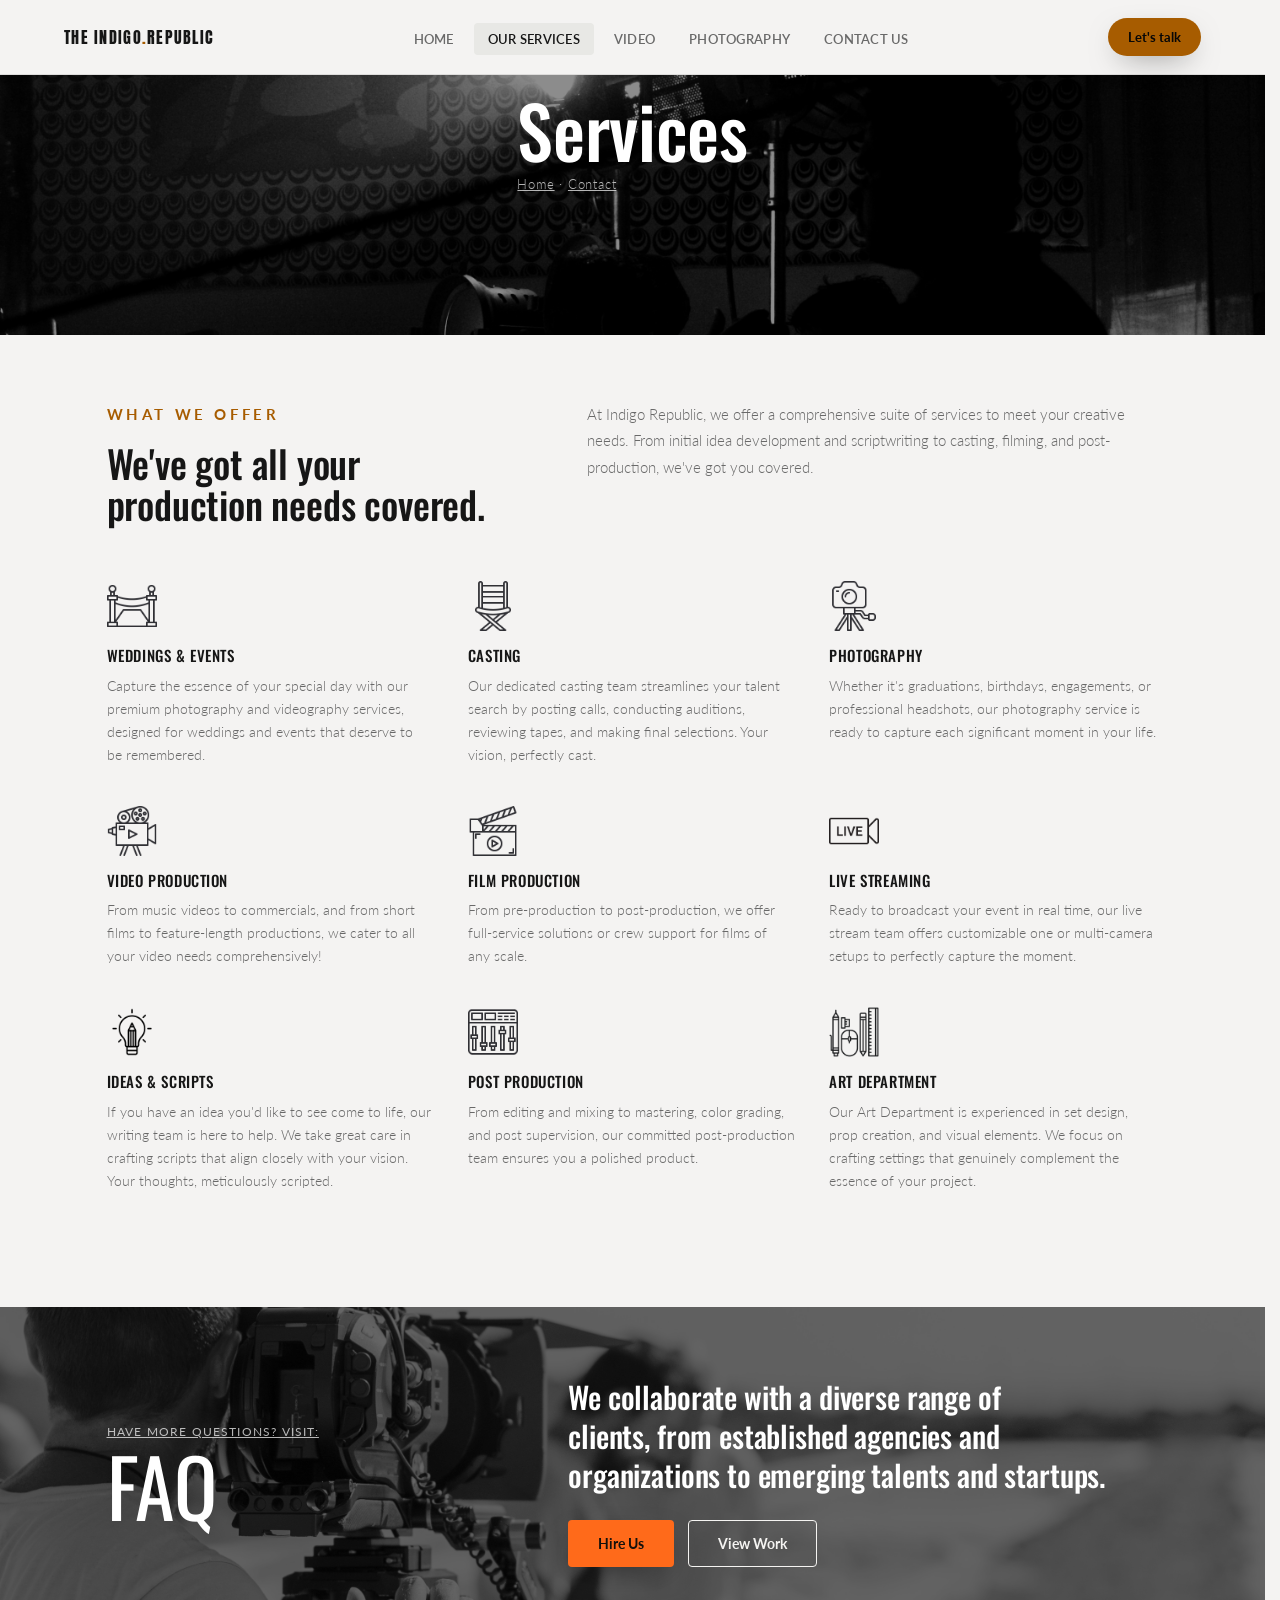
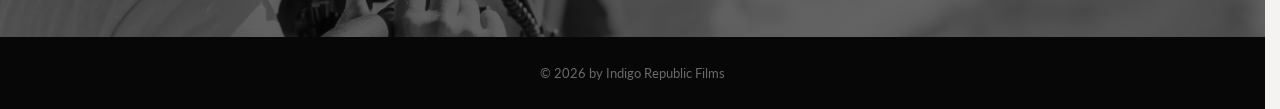
<file: services.html>
<!DOCTYPE html>
<html lang="en">
<head>
<meta charset="UTF-8">
<meta name="viewport" content="width=device-width, initial-scale=1, viewport-fit=cover">
<title>Services — The Indigo Republic</title>
<meta name="description" content="What we offer — video production, casting, photography, film production, live streaming, scripts, post-production, and art direction.">
<link rel="icon" href="data:image/svg+xml,%3Csvg xmlns='http://www.w3.org/2000/svg' viewBox='0 0 100 100'%3E%3Crect width='100' height='100' fill='%230a0a0f'/%3E%3Ctext x='50' y='68' font-size='60' text-anchor='middle' fill='%23ff6a1a' font-family='Arial'%3EI%3C/text%3E%3C/svg%3E">
<link rel="preconnect" href="https://fonts.googleapis.com">
<link rel="preconnect" href="https://fonts.gstatic.com" crossorigin>
<link href="https://fonts.googleapis.com/css2?family=Anton&family=League+Gothic:wght@400;700&family=Oswald:wght@400;500;600;700&family=Lato:ital,wght@0,300;0,400;0,700;1,300&display=swap" rel="stylesheet">
<link rel="stylesheet" href="assets/css/style.css?v=4">
<style>
  .page-banner{position:relative; height:260px; overflow:hidden; display:flex; align-items:flex-end;}
  .page-banner img{position:absolute; inset:0; width:100%; height:100%; object-fit:cover; filter:grayscale(1) brightness(.55);}
  .page-banner .inner{position:relative; z-index:1; padding:0 0 28px;}
  .page-banner h1{font-size:clamp(40px,7vw,72px); color:#fff; line-height:1;}
  .page-banner .crumb{color:oklch(1 0 0/70%); font-size:13px; letter-spacing:.06em; margin-top:10px;}
  .page-banner .crumb a{color:inherit;}

  .svc-offer{padding-top:60px;}
  .svc-offer-head{display:grid; grid-template-columns:1fr 1.3fr; gap:40px; align-items:start; margin-bottom:56px;}
  .svc-offer-head .eyebrow{color:var(--accent);}
  .svc-offer-head h2{font-size:clamp(26px,4vw,38px); margin-top:10px;}
  .svc-offer-head p{color:var(--muted); font-size:15px; line-height:1.75; margin-top:6px;}
  @media (max-width:720px){ .svc-offer-head{grid-template-columns:1fr;} }

  .svc-grid{display:grid; grid-template-columns:repeat(3,1fr); gap:40px 32px;}
  @media (max-width:860px){ .svc-grid{grid-template-columns:repeat(2,1fr);} }
  @media (max-width:520px){ .svc-grid{grid-template-columns:1fr;} }
  .svc-card img{width:50px; height:50px; object-fit:contain; margin-bottom:16px;}
  .svc-card h3{font-size:15px; letter-spacing:.04em; text-transform:uppercase; margin-bottom:10px;}
  .svc-card p{font-size:14px; line-height:1.65; color:var(--muted);}

  .collab-band{position:relative; overflow:hidden; padding:70px 0;}
  .collab-band img{position:absolute; inset:0; width:100%; height:100%; object-fit:cover; filter:grayscale(1) brightness(.4);}
  .collab-band .container{position:relative; z-index:1; display:grid; grid-template-columns:1fr 1.4fr; gap:40px; align-items:center;}
  .collab-faq a{display:block; font-family:var(--font-display); font-weight:400; font-size:clamp(44px,7vw,80px); color:#fff; line-height:.9; text-decoration:none;}
  .collab-faq .hint{display:block; font-size:12px; letter-spacing:.1em; text-transform:uppercase; color:oklch(1 0 0/70%); margin-bottom:10px; text-decoration:underline;}
  .collab-copy h2{color:#fff; font-size:clamp(22px,3vw,30px); line-height:1.3; margin-bottom:26px;}
  .collab-actions{display:flex; gap:14px; flex-wrap:wrap;}
  @media (max-width:760px){ .collab-band .container{grid-template-columns:1fr;} }

  .page-footer{padding:28px 0; text-align:center; font-size:13px; color:var(--muted);}
</style>
</head>
<body>

<header class="site-header">
  <div class="bar">
    <a href="index.html" class="wordmark">The Indigo<span class="dot">.</span>Republic</a>
    <nav>
      <ul class="nav-links">
        <li><a href="index.html">Home</a></li>
        <li><a href="services.html" aria-current="page">Our Services</a></li>
        <li><a href="video.html">Video</a></li>
        <li><a href="photography.html">Photography</a></li>
        <li><a href="contact.html">Contact Us</a></li>
      </ul>
    </nav>
    <a href="contact.html" class="header-cta">Let's talk</a>
    <button class="nav-toggle" aria-label="Toggle menu" aria-expanded="false"><span></span><span></span><span></span></button>
  </div>
</header>

<main>

  <section class="page-banner">
    <img src="assets/images/site/services-banner.jpg" alt="" loading="lazy">
    <div class="container inner">
      <h1>Services</h1>
      <p class="crumb"><a href="index.html">Home</a> &middot; <a href="contact.html">Contact</a></p>
    </div>
  </section>

  <section class="section-light svc-offer">
    <div class="container">
      <div class="svc-offer-head">
        <div>
          <p class="eyebrow">What We Offer</p>
          <h2>We've got all your production needs covered.</h2>
        </div>
        <p>At Indigo Republic, we offer a comprehensive suite of services to meet your creative needs. From initial idea development and scriptwriting to casting, filming, and post-production, we've got you covered.</p>
      </div>

      <div class="svc-grid">
        <div class="svc-card">
          <img src="assets/images/site/icon-weddings-events.png" alt="Weddings and events icon" loading="lazy">
          <h3>Weddings &amp; Events</h3>
          <p>Capture the essence of your special day with our premium photography and videography services, designed for weddings and events that deserve to be remembered.</p>
        </div>
        <div class="svc-card">
          <img src="assets/images/site/icon-casting.png" alt="Casting icon" loading="lazy">
          <h3>Casting</h3>
          <p>Our dedicated casting team streamlines your talent search by posting calls, conducting auditions, reviewing tapes, and making final selections. Your vision, perfectly cast.</p>
        </div>
        <div class="svc-card">
          <img src="assets/images/site/icon-photography.png" alt="Photography icon" loading="lazy">
          <h3>Photography</h3>
          <p>Whether it's graduations, birthdays, engagements, or professional headshots, our photography service is ready to capture each significant moment in your life.</p>
        </div>
        <div class="svc-card">
          <img src="assets/images/site/icon-video-production.png" alt="Video production icon" loading="lazy">
          <h3>Video Production</h3>
          <p>From music videos to commercials, and from short films to feature-length productions, we cater to all your video needs comprehensively!</p>
        </div>
        <div class="svc-card">
          <img src="assets/images/site/icon-film-production.png" alt="Film production icon" loading="lazy">
          <h3>Film Production</h3>
          <p>From pre-production to post-production, we offer full-service solutions or crew support for films of any scale.</p>
        </div>
        <div class="svc-card">
          <img src="assets/images/site/icon-livestream.png" alt="Live streaming icon" loading="lazy">
          <h3>Live Streaming</h3>
          <p>Ready to broadcast your event in real time, our live stream team offers customizable one or multi-camera setups to perfectly capture the moment.</p>
        </div>
        <div class="svc-card">
          <img src="assets/images/site/icon-ideas-scripts.png" alt="Ideas and scripts icon" loading="lazy">
          <h3>Ideas &amp; Scripts</h3>
          <p>If you have an idea you'd like to see come to life, our writing team is here to help. We take great care in crafting scripts that align closely with your vision. Your thoughts, meticulously scripted.</p>
        </div>
        <div class="svc-card">
          <img src="assets/images/site/icon-post-production.png" alt="Post production icon" loading="lazy">
          <h3>Post Production</h3>
          <p>From editing and mixing to mastering, color grading, and post supervision, our committed post-production team ensures you a polished product.</p>
        </div>
        <div class="svc-card">
          <img src="assets/images/site/icon-art-department.png" alt="Art department icon" loading="lazy">
          <h3>Art Department</h3>
          <p>Our Art Department is experienced in set design, prop creation, and visual elements. We focus on crafting settings that genuinely complement the essence of your project.</p>
        </div>
      </div>
    </div>
  </section>

  <section class="collab-band">
    <img src="assets/images/site/collaborate-band.jpg" alt="" loading="lazy">
    <div class="container">
      <div class="collab-faq">
        <span class="hint">Have more Questions? Visit:</span>
        <a href="faq.html">FAQ</a>
      </div>
      <div class="collab-copy">
        <h2>We collaborate with a diverse range of clients, from established agencies and organizations to emerging talents and startups.</h2>
        <div class="collab-actions">
          <a href="mailto:info@TheIndigoRepublic.com?subject=Website%20Inquiry" class="btn-wix-orange">Hire Us</a>
          <a href="video.html" class="btn-wix-outline">View Work</a>
        </div>
      </div>
    </div>
  </section>

  <footer class="page-footer">&copy; <span id="year"></span> by Indigo Republic Films</footer>

</main>

<div id="preview-card"><div class="art"></div><div class="label"></div></div>
<script src="assets/js/main.js"></script>
</body>
</html>
</file>
<file: assets/css/style.css>
/* ===========================================================
   The Indigo Republic — shared design tokens & base system
   Pattern borrowed from elevate-assistant / ScriptyDo:
   OKLCH tokens, one accent color used sparingly, a display
   font (Anton) paired with a separate rounder body font
   (Manrope), depth from soft shadows — never gradients.
   =========================================================== */

:root{
  --bg:        oklch(0.965 0.002 100);
  --bg-soft:   oklch(0.93 0.004 100);
  --ink:       oklch(0.2 0 0);
  --muted:     oklch(0.52 0 0);
  --dark:      oklch(0.13 0 0);
  --dark-soft: oklch(0.19 0 0);
  --accent:    oklch(0.55 0.13 60);
  --on-dark:   oklch(0.97 0.002 100 / 92%);
  --line:      oklch(0.2 0 0 / 10%);
  --line-dark: oklch(1 0 0 / 10%);

  --radius-sm: 0.375rem;
  --radius:    0.625rem;
  --radius-lg: 1rem;
  --radius-xl: 1.5rem;

  --shadow-soft: 0 10px 30px -12px oklch(0 0 0 / 55%);
  --shadow-lift: 0 18px 46px -16px oklch(0 0 0 / 50%);

  --ease: cubic-bezier(.22,.61,.36,1);
  --pad: clamp(20px, 5vw, 64px);
  --container: 1180px;

  --font-display: "Oswald", -apple-system, BlinkMacSystemFont, "Segoe UI", Helvetica, Arial, sans-serif;
  --font-body: "Lato", -apple-system, BlinkMacSystemFont, "Segoe UI", Helvetica, Arial, sans-serif;
  --font-hero: "League Gothic", "Oswald", sans-serif;
  --font-film: "Anton", "Oswald", sans-serif;
  --font-kicker: Georgia, "Times New Roman", serif;
  --font-logo: "Anton", "Inter", sans-serif;
}

*{box-sizing:border-box;}
html{scrollbar-gutter:stable;}
body{
  margin:0;
  background:var(--bg);
  color:var(--ink);
  font-family:var(--font-body);
  font-weight:400;
  -webkit-font-smoothing:antialiased;
  overflow-x:hidden;
}
img{display:block; max-width:100%;}
a{color:inherit;}
.container{max-width:var(--container); margin:0 auto; padding-left:var(--pad); padding-right:var(--pad);}

h1,h2,h3{
  font-family:var(--font-display);
  font-weight:500;
  line-height:1.08;
  letter-spacing:-.005em;
  margin:0;
  text-wrap:balance;
}
p{margin:0; text-wrap:pretty; font-weight:300;}

.eyebrow{
  font-family:var(--font-body);
  font-size:11.5px;
  font-weight:700;
  letter-spacing:.24em;
  text-transform:uppercase;
  color:var(--accent);
  margin:0 0 16px;
}

/* ---------- real-site CTA buttons (orange solid / white outline) ---------- */
.btn-wix-orange{
  display:inline-flex; align-items:center; gap:8px; background:#ff6a1a; color:#15110c;
  font-weight:700; font-size:14px; padding:15px 30px; border-radius:4px; text-decoration:none;
  transition:transform .25s var(--ease), box-shadow .25s var(--ease); box-shadow:var(--shadow-soft);
}
.btn-wix-orange:hover{transform:translateY(-2px); box-shadow:var(--shadow-lift);}
.btn-wix-outline{
  display:inline-flex; align-items:center; gap:8px; background:transparent; color:#f5f4f2;
  font-weight:700; font-size:14px; padding:14px 29px; border-radius:4px; text-decoration:none;
  border:1.5px solid #f5f4f2; transition:background .25s var(--ease), color .25s var(--ease);
}
.btn-wix-outline:hover{background:#f5f4f2; color:#111;}

/* ---------- "Let's Connect" contact block (shared: homepage + contact page) ---------- */
.connect{background:#0a0a0a; color:#fff;}
.connect-wrap{display:grid; grid-template-columns:1fr 1fr 1.3fr; min-height:60vh;}
@media (max-width:900px){ .connect-wrap{grid-template-columns:1fr;} }
.connect-col{padding:64px 48px; display:flex; flex-direction:column; justify-content:center;}
.connect-col + .connect-col{border-left:1px solid oklch(1 0 0/12%);}
@media (max-width:900px){ .connect-col + .connect-col{border-left:none; border-top:1px solid oklch(1 0 0/12%);} }
.connect-title{display:flex; align-items:center; gap:16px;}
.connect-title .dot{width:44px; height:44px; border-radius:50%; background:#fff; flex:none;}
.connect-title h1, .connect-title h2{font-size:clamp(26px,3.4vw,34px); font-weight:400; font-family:var(--font-display);}
.connect-info p{font-size:15px; line-height:1.7; color:oklch(1 0 0/85%); margin-bottom:26px;}
.connect-info a{color:#fff; text-decoration:none; font-size:15px; display:block; margin-bottom:26px;}
.connect-info a:hover{text-decoration:underline;}
.connect-col form{display:flex; flex-direction:column; gap:16px;}
.connect-col .row-2{display:grid; grid-template-columns:1fr 1fr; gap:16px;}
@media (max-width:480px){.connect-col .row-2{grid-template-columns:1fr;}}
.connect-col .field label{display:block; font-size:12px; color:oklch(1 0 0/65%); margin-bottom:6px;}
.connect-col .field input, .connect-col .field textarea{
  width:100%; font-family:var(--font-body); font-size:14.5px; color:#fff;
  background:transparent; border:none; border-bottom:1px solid oklch(1 0 0/30%);
  padding:8px 0; resize:vertical; transition:border-color .25s var(--ease);
}
.connect-col .field input:focus, .connect-col .field textarea:focus{outline:none; border-color:#fff;}
.connect-col .field textarea{border:1px solid oklch(1 0 0/30%); border-radius:4px; padding:10px 12px; margin-top:6px;}
.connect-col form button{margin-top:6px; align-self:flex-start;}
.connect-col form .note{font-size:11.5px; color:oklch(1 0 0/50%); line-height:1.5;}

/* ---------- header ---------- */
.site-header{
  position:sticky;
  top:0;
  z-index:40;
  background:var(--bg);
  color:var(--ink);
  padding:0 var(--pad);
  border-bottom:1px solid var(--line);
}
.site-header .bar{
  max-width:var(--container);
  margin:0 auto;
  display:flex;
  align-items:center;
  justify-content:space-between;
  padding:18px 0;
}
.wordmark{
  font-family:var(--font-logo);
  font-weight:400;
  font-size:16px;
  letter-spacing:.08em;
  text-transform:uppercase;
  text-decoration:none;
  color:var(--ink);
  white-space:nowrap;
}
.wordmark .dot{color:var(--accent);}

.nav-links{
  display:flex;
  align-items:center;
  gap:6px;
  list-style:none;
  margin:0;
  padding:0;
}
.nav-links a{
  text-decoration:none;
  font-size:13px;
  font-weight:600;
  letter-spacing:.02em;
  text-transform:uppercase;
  color:var(--muted);
  transition:color .25s var(--ease), background .25s var(--ease);
  position:relative;
  padding:8px 14px;
  border-radius:4px;
}
.nav-links a:hover{color:var(--ink);}
.nav-links a[aria-current="page"]{color:var(--ink); background:var(--bg-soft);}

.header-cta{
  display:inline-flex;
  align-items:center;
  gap:8px;
  background:var(--accent);
  color:var(--dark);
  font-size:13px;
  font-weight:700;
  padding:11px 20px;
  border-radius:999px;
  text-decoration:none;
  transition:transform .25s var(--ease), box-shadow .25s var(--ease);
  box-shadow:var(--shadow-soft);
  white-space:nowrap;
}
.header-cta:hover{transform:translateY(-2px); box-shadow:var(--shadow-lift);}

.nav-toggle{
  display:none;
  background:none;
  border:0;
  padding:8px;
  cursor:pointer;
}
.nav-toggle span{
  display:block;
  width:22px; height:2px;
  background:var(--ink);
  margin:5px 0;
  transition:transform .3s var(--ease), opacity .3s var(--ease);
}

@media (max-width:860px){
  .nav-links{
    position:fixed;
    inset:60px 0 0 0;
    background:var(--bg);
    flex-direction:column;
    justify-content:flex-start;
    align-items:flex-start;
    gap:4px;
    padding:28px var(--pad);
    transform:translateY(-12px);
    opacity:0;
    pointer-events:none;
    transition:opacity .3s var(--ease), transform .3s var(--ease);
  }
  .nav-links a{font-size:20px; padding:12px 0; width:100%;}
  .nav-links a[aria-current="page"]::after{display:none;}
  body.nav-open .nav-links{opacity:1; transform:translateY(0); pointer-events:auto;}
  .nav-toggle{display:block;}
  .header-cta{display:none;}
  body.nav-open .nav-toggle span:nth-child(1){transform:translateY(7px) rotate(45deg);}
  body.nav-open .nav-toggle span:nth-child(2){opacity:0;}
  body.nav-open .nav-toggle span:nth-child(3){transform:translateY(-7px) rotate(-45deg);}
}

/* ---------- sections ---------- */
section{padding:clamp(56px, 9vw, 120px) 0;}
.section-light{background:var(--bg);}
.section-soft{background:var(--bg-soft);}
.section-dark{background:var(--dark); color:var(--on-dark);}

/* ---------- buttons ---------- */
.btn{
  display:inline-flex;
  align-items:center;
  gap:10px;
  font-family:var(--font-body);
  font-weight:700;
  font-size:14px;
  letter-spacing:.01em;
  padding:16px 30px;
  border-radius:999px;
  text-decoration:none;
  cursor:pointer;
  border:0;
  transition:transform .3s var(--ease), box-shadow .3s var(--ease), background .3s var(--ease);
  box-shadow:var(--shadow-soft);
}
.btn-primary{background:var(--ink); color:var(--bg);}
.btn-primary:hover{background:var(--accent); color:var(--dark); transform:translateY(-2px); box-shadow:var(--shadow-lift);}
.btn-ghost{
  background:transparent;
  color:inherit;
  box-shadow:none;
  border:1.5px solid var(--line);
}
.btn-ghost:hover{border-color:var(--accent); color:var(--accent);}
.section-dark .btn-ghost{border-color:var(--line-dark);}

/* ---------- inline flow-paragraph motif (shared across hero + about) ---------- */
.flow{
  font-family:var(--font-display);
  font-weight:400;
  letter-spacing:-.005em;
  text-wrap:balance;
}
.flow .accent{color:var(--accent);}
.inline-chip{
  display:inline-flex;
  align-items:center;
  justify-content:center;
  border-radius:var(--radius-lg);
  background:var(--dark);
  box-shadow:var(--shadow-soft);
  vertical-align:middle;
  overflow:hidden;
}
.inline-chip svg{opacity:.9;}
.hover-word{
  position:relative;
  cursor:pointer;
  text-decoration-line:underline;
  text-decoration-style:dotted;
  text-decoration-thickness:2px;
  text-underline-offset:6px;
  text-decoration-color:oklch(0.2 0 0 / 30%);
  transition:color .25s var(--ease);
}
.hover-word:hover{color:var(--accent);}
.section-dark .hover-word{text-decoration-color:oklch(1 0 0 / 30%);}

/* ---------- floating hover-preview card ---------- */
#preview-card{
  position:fixed;
  top:0; left:0;
  z-index:50;
  width:166px;
  border-radius:var(--radius-lg);
  overflow:hidden;
  background:var(--dark);
  box-shadow:var(--shadow-lift);
  pointer-events:none;
  opacity:0;
  transform:translate(-50%, calc(-100% - 18px)) scale(.85);
  transition:opacity .22s var(--ease), transform .22s var(--ease);
}
#preview-card.visible{opacity:1; transform:translate(-50%, calc(-100% - 18px)) scale(1);}
#preview-card .art{
  height:94px;
  display:flex;
  align-items:center;
  justify-content:center;
  background:oklch(1 0 0 / 4%);
  border-bottom:2px solid var(--accent);
}
#preview-card .art svg{width:32px; height:32px; color:var(--on-dark);}
#preview-card .label{
  padding:9px 13px 12px;
  font-size:11.5px;
  font-style:italic;
  color:oklch(1 0 0 / 82%);
}

/* ---------- cards ---------- */
.card{
  background:var(--bg);
  border:1px solid var(--line);
  border-radius:var(--radius-lg);
  padding:30px;
  transition:transform .3s var(--ease), box-shadow .3s var(--ease);
}
.card:hover{transform:translateY(-4px); box-shadow:var(--shadow-soft);}
.card .num{
  font-family:var(--font-display);
  font-size:13px;
  letter-spacing:.1em;
  color:var(--accent);
  margin-bottom:18px;
  display:block;
}
.card h3{font-size:clamp(19px,2.2vw,23px); margin-bottom:10px;}
.card p{font-size:14.5px; line-height:1.6; color:var(--muted);}

.grid{display:grid; gap:24px;}
.grid-2{grid-template-columns:repeat(2,1fr);}
.grid-3{grid-template-columns:repeat(3,1fr);}
.grid-4{grid-template-columns:repeat(4,1fr);}
@media (max-width:900px){.grid-3,.grid-4{grid-template-columns:repeat(2,1fr);}}
@media (max-width:640px){.grid-2,.grid-3,.grid-4{grid-template-columns:1fr;}}

.tile{
  position:relative;
  aspect-ratio:4/3;
  border-radius:var(--radius-lg);
  overflow:hidden;
  background:var(--dark-soft);
  display:flex;
  align-items:flex-end;
  box-shadow:var(--shadow-soft);
}
.tile .tile-meta{
  position:relative;
  z-index:1;
  padding:22px;
  color:var(--on-dark);
}
.tile .tile-meta .kicker{font-size:11px; letter-spacing:.14em; text-transform:uppercase; color:oklch(1 0 0/60%); margin-bottom:6px;}
.tile .tile-meta h3{font-size:clamp(18px,2vw,22px);}
.tile .ph-icon{
  position:absolute; inset:0;
  display:flex; align-items:center; justify-content:center;
  opacity:.14;
}
.tile .ph-icon svg{width:30%; height:30%;}

/* ---------- footer ---------- */
footer{
  background:var(--dark);
  color:oklch(1 0 0 / 72%);
  padding:calc(var(--pad) * 1.3) 0 calc(var(--pad) * .8);
  position:relative;
  overflow:hidden;
}
#static{position:absolute; inset:0; opacity:.05; mix-blend-mode:overlay; pointer-events:none;}
footer .inner{position:relative; z-index:1;}
footer .top{
  display:flex;
  flex-wrap:wrap;
  justify-content:space-between;
  gap:40px;
  padding-bottom:40px;
  margin-bottom:34px;
  border-bottom:1px solid var(--line-dark);
}
footer .brand .wordmark{display:block; margin-bottom:14px;}
footer .brand p{max-width:300px; font-size:13.5px; line-height:1.6; color:oklch(1 0 0/55%);}
footer .cols{display:flex; gap:64px; flex-wrap:wrap;}
footer .col h4{
  font-size:11px; letter-spacing:.2em; text-transform:uppercase;
  color:oklch(1 0 0/45%); margin-bottom:16px; font-weight:600;
}
footer .col a{
  display:block;
  text-decoration:none;
  font-size:14px;
  color:oklch(1 0 0/80%);
  margin-bottom:10px;
  transition:color .25s var(--ease);
}
footer .col a:hover{color:var(--accent);}
footer .bottom{
  display:flex;
  flex-wrap:wrap;
  justify-content:space-between;
  gap:12px;
  font-size:12px;
  color:oklch(1 0 0/40%);
}

@media (max-width:640px){
  footer .top{flex-direction:column;}
  footer .cols{gap:32px;}
}

@media (prefers-reduced-motion:reduce){
  *{animation-duration:.01ms !important; transition-duration:.01ms !important;}
}
</file>
